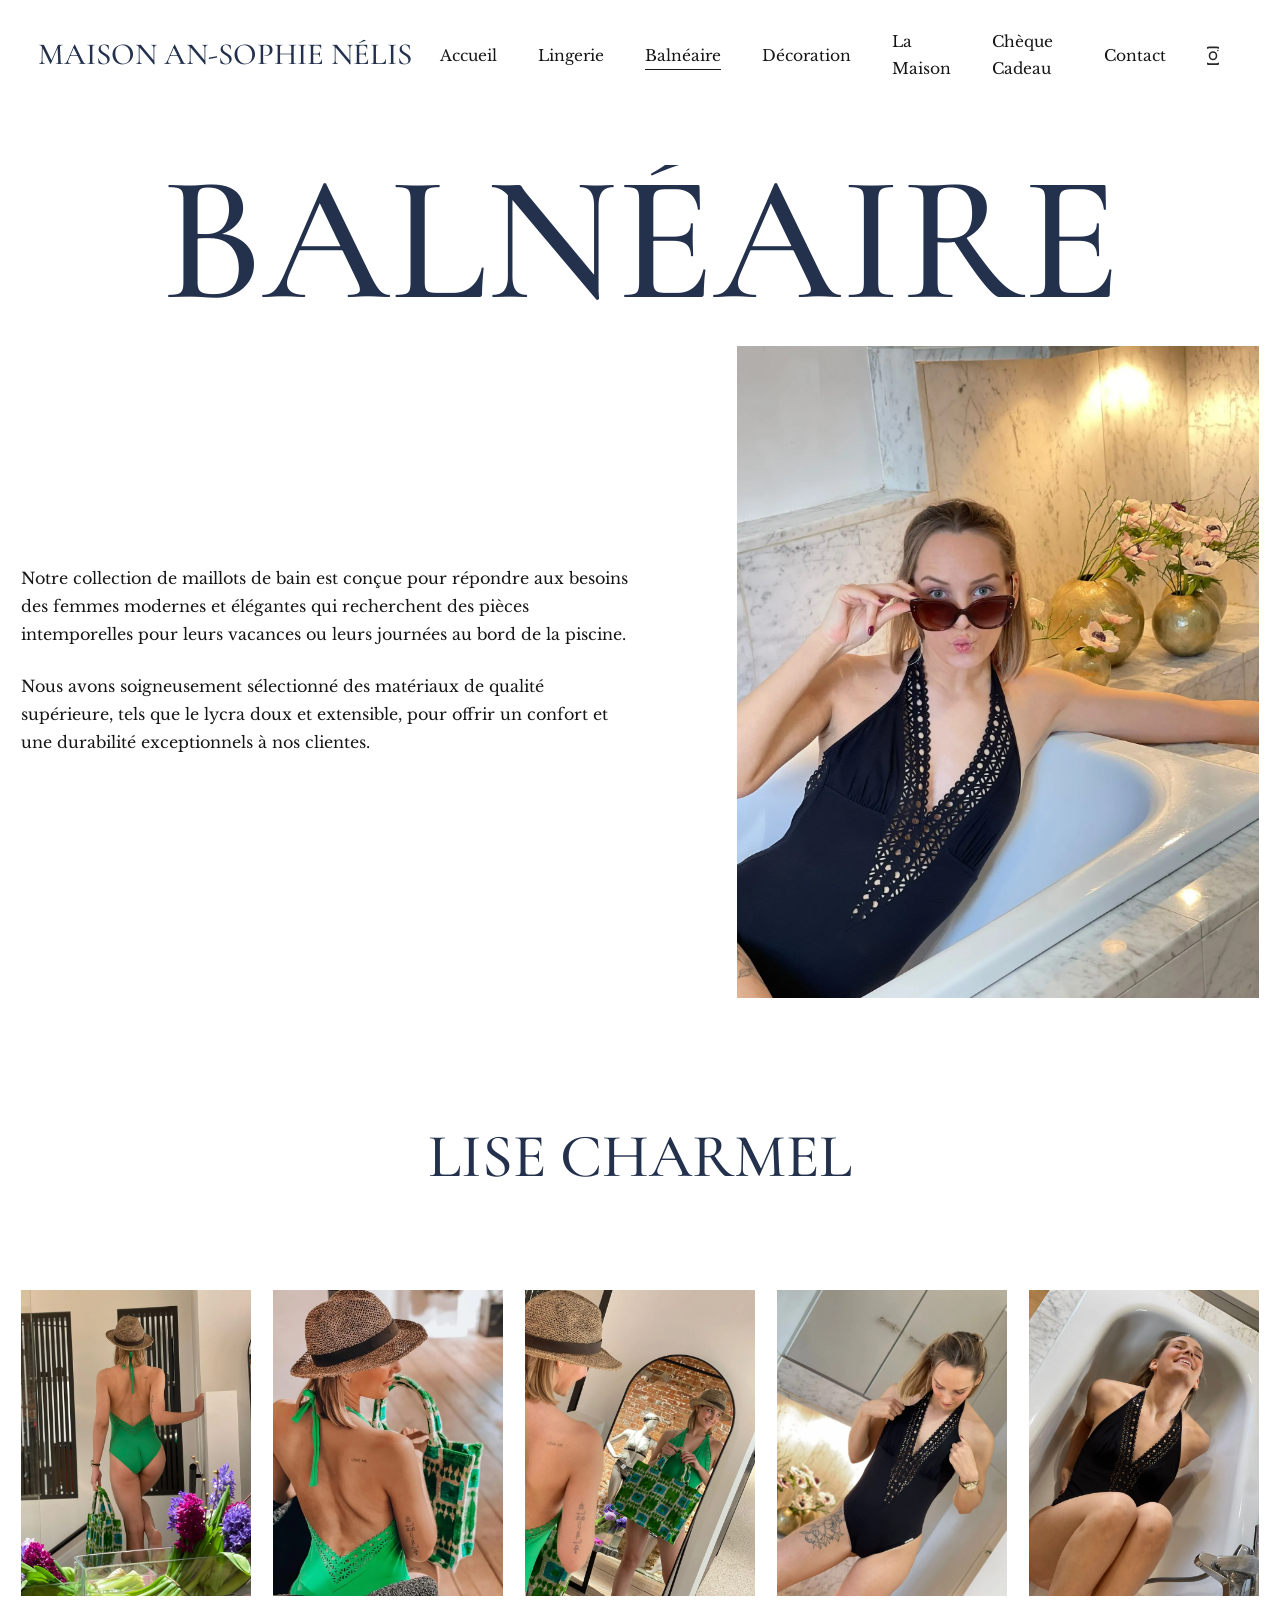
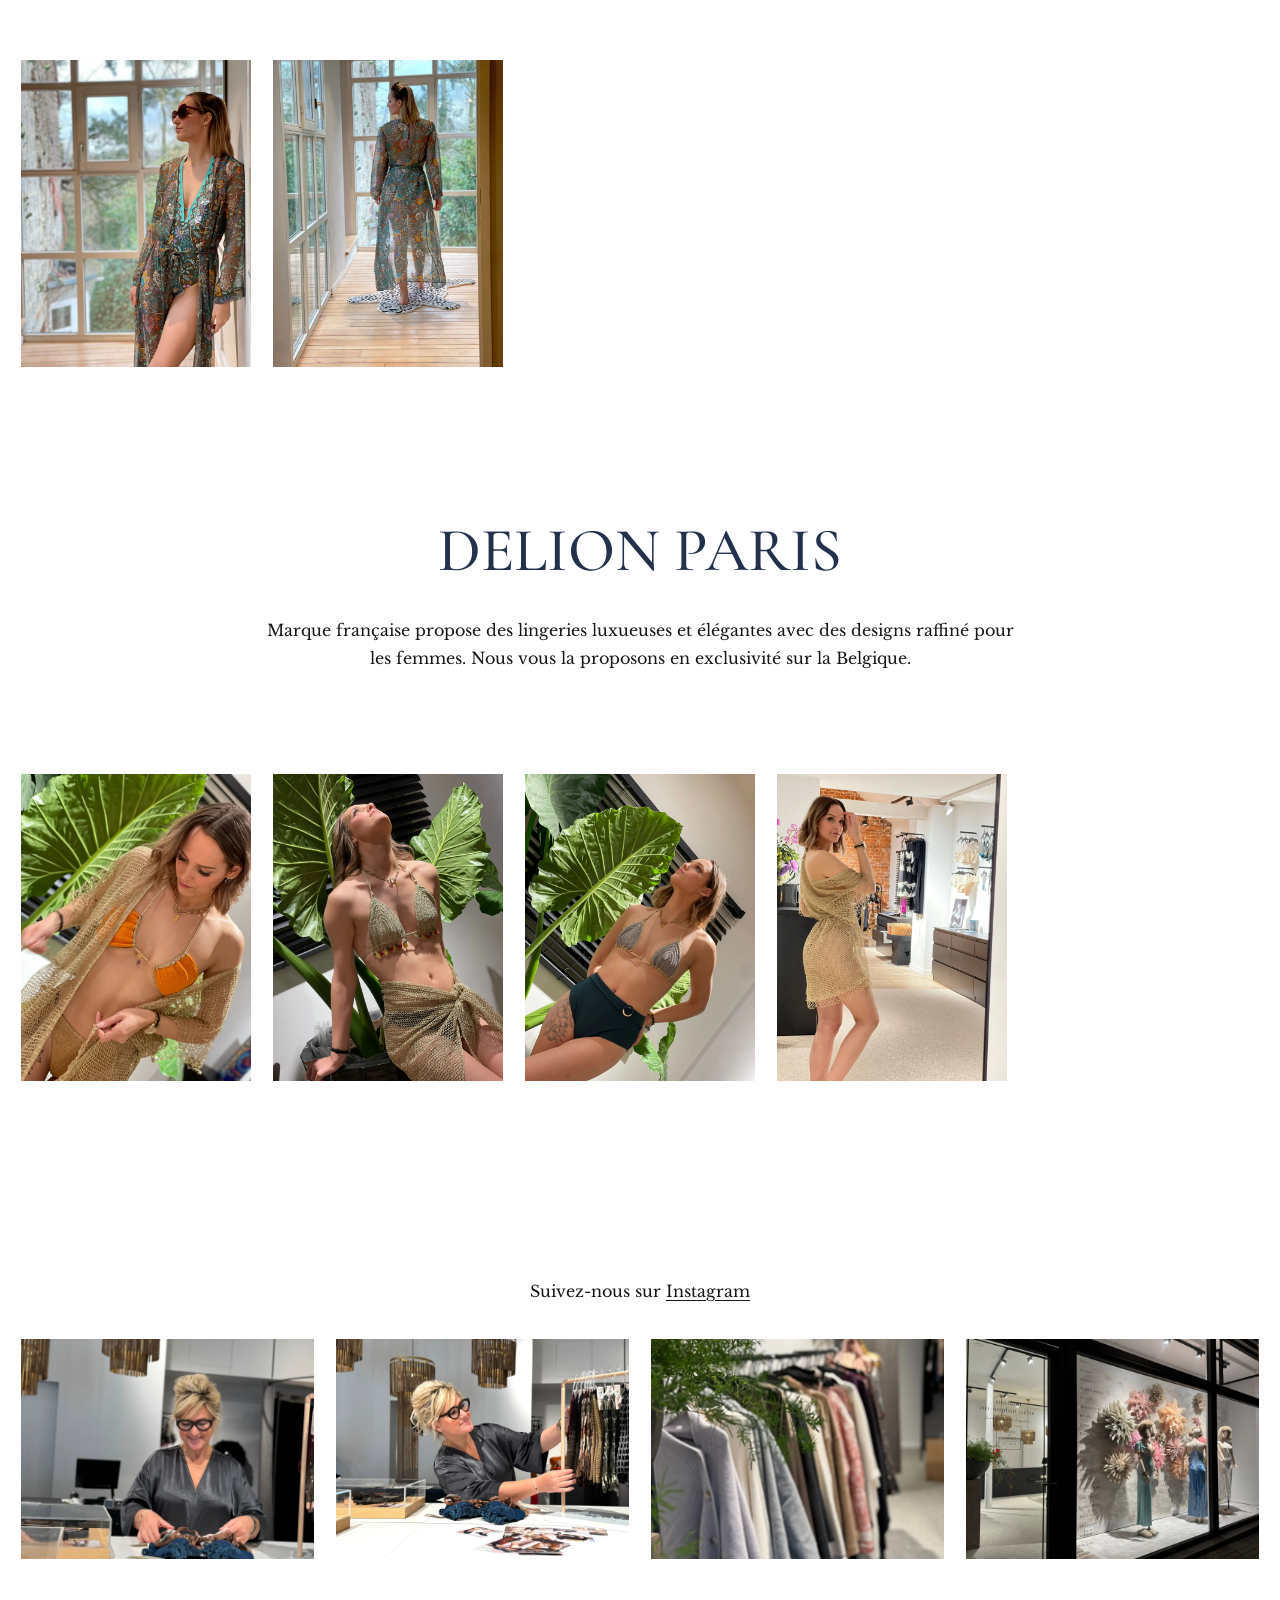
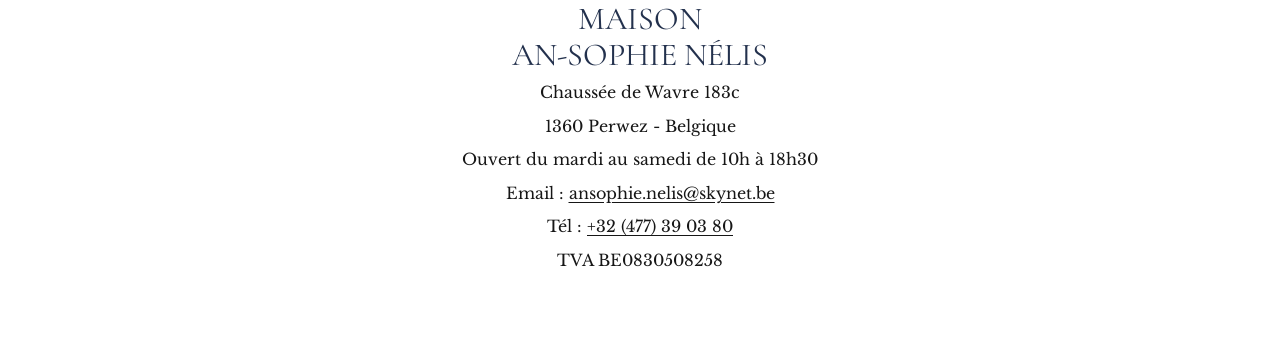
<file: balneaire.html>
<!doctype html>
<html lang="fr-BE">
<head>
  <meta charset="utf-8">
  <meta name="viewport" content="width=device-width, initial-scale=1">
  <title>Balnéaire | Maison An-Sophie Nélis</title>
  <meta name="description" content="Collection de maillots de bain haut de gamme à Perwez Brabant Wallon, sélectionnée pour le confort, la durabilité et l'élégance.">
  <link rel="preconnect" href="https://fonts.googleapis.com">
  <link rel="preconnect" href="https://fonts.gstatic.com" crossorigin>
  <link href="https://fonts.googleapis.com/css2?family=Cormorant+Garamond:wght@500&amp;family=Libre+Baskerville:wght@400;700&amp;display=swap" rel="stylesheet">
  <link rel="stylesheet" href="styles.css">
</head>
<body>
  <header class="site-header">
    <a class="brand" href="index.html">Maison An-Sophie Nélis</a>
    <button class="menu-toggle" type="button" aria-label="Ouvrir le menu" aria-expanded="false"><span></span></button>
    <nav class="nav" aria-label="Navigation principale">
      <a href="index.html">Accueil</a><a href="lingerie.html">Lingerie</a><a href="balneaire.html" aria-current="page">Balnéaire</a><a href="decoration.html">Décoration</a><a href="la-maison.html">La Maison</a><a href="cheque-cadeau.html">Chèque Cadeau</a><a href="contact.html">Contact</a><a class="instagram" href="https://www.instagram.com/maisonansophienelis/" aria-label="Instagram">◎</a>
    </nav>
  </header>
  <main>
    <h1 class="page-title">Balnéaire</h1>
    <section class="hero intro-grid">
      <div class="intro-copy">
        <p>Notre collection de maillots de bain est conçue pour répondre aux besoins des femmes modernes et élégantes qui recherchent des pièces intemporelles pour leurs vacances ou leurs journées au bord de la piscine.</p>
        <p>Nous avons soigneusement sélectionné des matériaux de qualité supérieure, tels que le lycra doux et extensible, pour offrir un confort et une durabilité exceptionnels à nos clientes.</p>
      </div>
      <img class="portrait-media" src="img/swim-1.webp" alt="Maillot de bain noir">
    </section>
    <section class="section">
      <article class="brand-section">
        <h2 class="section-title">Lise Charmel</h2>
        <div class="lingerie-gallery">
          <figure><img src="img/swim-2.webp" alt="Collection Lise Charmel"></figure>
          <figure><img src="img/swim-3.webp" alt="Collection Lise Charmel"></figure>
          <figure><img src="img/swim-4.webp" alt="Collection Lise Charmel"></figure>
          <figure><img src="img/swim-5.webp" alt="Collection Lise Charmel"></figure>
          <figure><img src="img/swim-6.webp" alt="Collection Lise Charmel"></figure>
          <figure><img src="img/swim-7.webp" alt="Collection Lise Charmel"></figure>
          <figure><img src="img/swim-8.webp" alt="Collection Lise Charmel"></figure>
        </div>
      </article>

      <article class="brand-section">
        <h2 class="section-title">Delion Paris</h2>
        <p>Marque française propose des lingeries luxueuses et élégantes avec des designs raffiné pour les femmes. Nous vous la proposons en exclusivité sur la Belgique.</p>
        <div class="lingerie-gallery">
          <figure><img src="img/swim-18.webp" alt="Collection Delion Paris"></figure>
          <figure><img src="img/swim-19.webp" alt="Collection Delion Paris"></figure>
          <figure><img src="img/swim-20.webp" alt="Collection Delion Paris"></figure>
          <figure><img src="img/swim-21.webp" alt="Collection Delion Paris"></figure>
        </div>
      </article>
    </section>
  </main>
  <footer class="footer">
    <div class="social-strip">Suivez-nous sur <a href="https://www.instagram.com/maisonansophienelis/">Instagram</a></div>
    <a href="https://www.instagram.com/maisonansophienelis/" target="_blank" rel="noopener" class="insta-link"><div class="insta-grid" aria-label="Aperçu Instagram"><img src="img/conseil-lingerie-boutique-perwez.webp" alt="Conseil lingerie en boutique à Perwez"><img src="img/selection-lingerie-maison-an-sophie-nelis.webp" alt="Sélection lingerie Maison An-Sophie Nélis"><img src="img/rayon-homewear-boutique-lingerie.webp" alt="Rayon homewear dans la boutique de lingerie"><img src="img/vitrine-maison-an-sophie-nelis-perwez.webp" alt="Vitrine Maison An-Sophie Nélis à Perwez"></div></a>
    <div class="footer-title">Maison<br>An-Sophie Nélis</div><p>Chaussée de Wavre 183c</p><p>1360 Perwez - Belgique</p><p>Ouvert du mardi au samedi de 10h à 18h30</p><p>Email : <a href="mailto:ansophie.nelis@skynet.be">ansophie.nelis@skynet.be</a></p><p>Tél : <a href="tel:+32477390380">+32 (477) 39 03 80</a></p><p>TVA BE0830508258</p>
  </footer>
  <script src="script.js"></script>
</body>
</html>
</file>
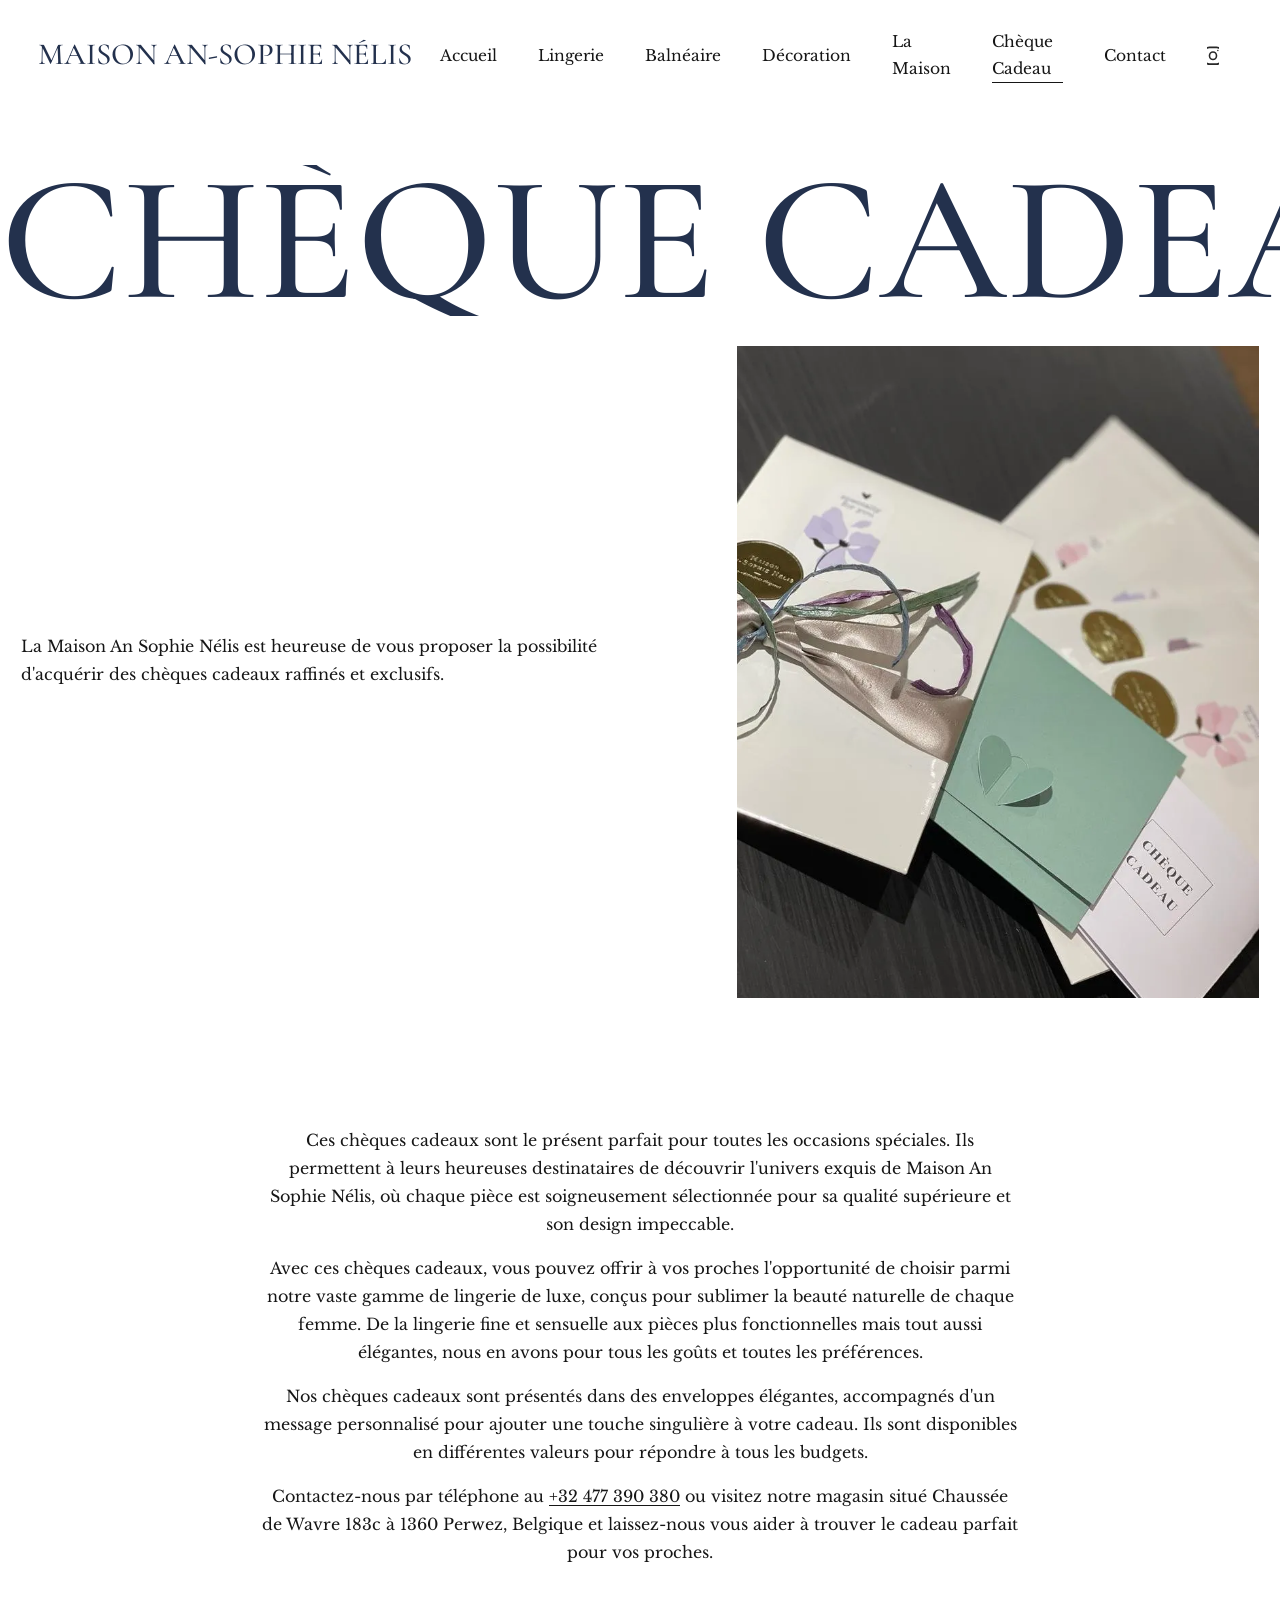
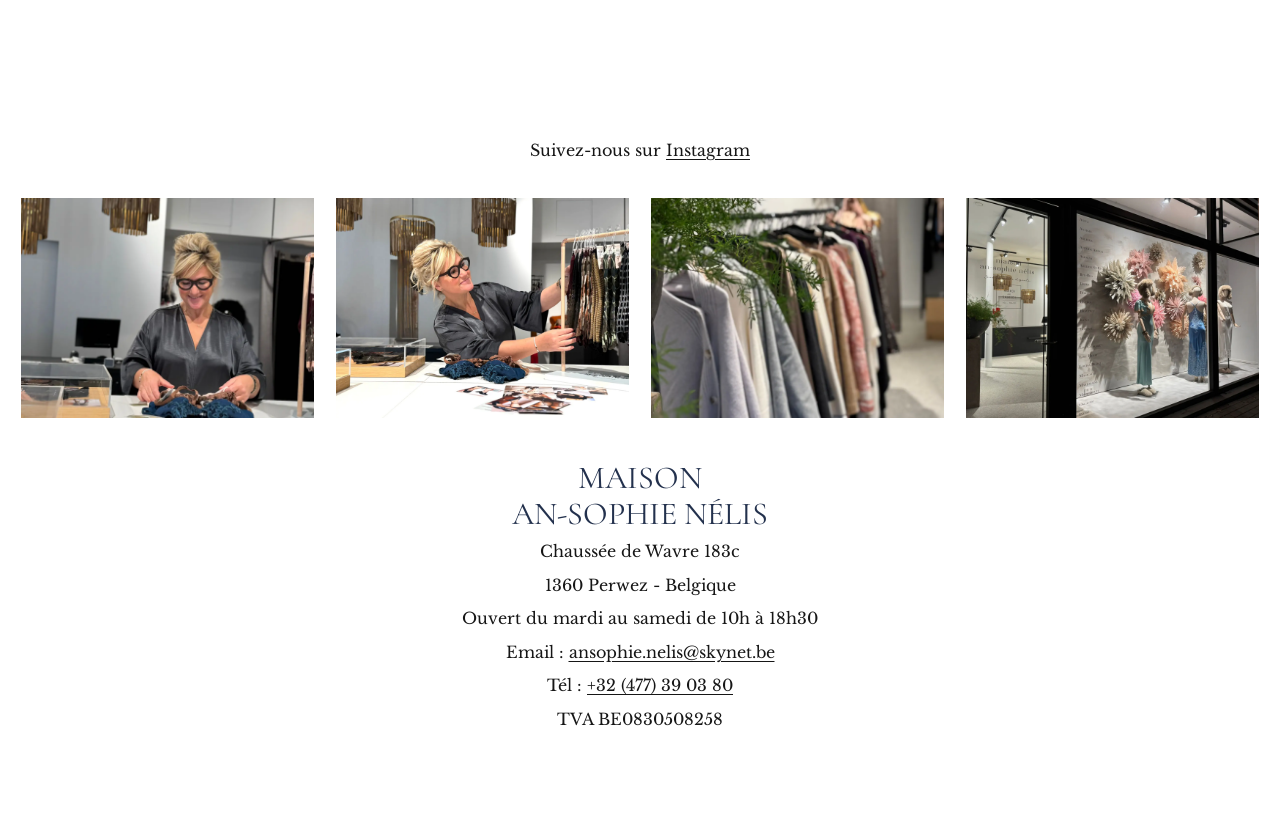
<file: cheque-cadeau.html>
<!doctype html>
<html lang="fr-BE">
<head>
  <meta charset="utf-8">
  <meta name="viewport" content="width=device-width, initial-scale=1">
  <title>Chèque cadeau | Maison An-Sophie Nélis</title>
  <meta name="description" content="Chèques cadeaux raffinés Maison An-Sophie Nélis, disponibles pour offrir une expérience lingerie haut de gamme à Perwez Brabant Wallon.">
  <link rel="preconnect" href="https://fonts.googleapis.com">
  <link rel="preconnect" href="https://fonts.gstatic.com" crossorigin>
  <link href="https://fonts.googleapis.com/css2?family=Cormorant+Garamond:wght@500&amp;family=Libre+Baskerville:wght@400;700&amp;display=swap" rel="stylesheet">
  <link rel="stylesheet" href="styles.css">
</head>
<body>
  <header class="site-header">
    <a class="brand" href="index.html">Maison An-Sophie Nélis</a>
    <button class="menu-toggle" type="button" aria-label="Ouvrir le menu" aria-expanded="false"><span></span></button>
    <nav class="nav" aria-label="Navigation principale">
      <a href="index.html">Accueil</a><a href="lingerie.html">Lingerie</a><a href="balneaire.html">Balnéaire</a><a href="decoration.html">Décoration</a><a href="la-maison.html">La Maison</a><a href="cheque-cadeau.html" aria-current="page">Chèque Cadeau</a><a href="contact.html">Contact</a><a class="instagram" href="https://www.instagram.com/maisonansophienelis/" aria-label="Instagram">◎</a>
    </nav>
  </header>
  <main>
    <h1 class="page-title">Chèque Cadeau</h1>
    <section class="hero intro-grid">
      <div class="intro-copy">
        <p>La Maison An Sophie Nélis est heureuse de vous proposer la possibilité d'acquérir des chèques cadeaux raffinés et exclusifs.</p>
      </div>
      <img class="portrait-media" src="img/gift-1.webp" alt="Chèque cadeau Maison An-Sophie Nélis">
    </section>
    <section class="section-narrow">
      <p>Ces chèques cadeaux sont le présent parfait pour toutes les occasions spéciales. Ils permettent à leurs heureuses destinataires de découvrir l'univers exquis de Maison An Sophie Nélis, où chaque pièce est soigneusement sélectionnée pour sa qualité supérieure et son design impeccable.</p>
      <p>Avec ces chèques cadeaux, vous pouvez offrir à vos proches l'opportunité de choisir parmi notre vaste gamme de lingerie de luxe, conçus pour sublimer la beauté naturelle de chaque femme. De la lingerie fine et sensuelle aux pièces plus fonctionnelles mais tout aussi élégantes, nous en avons pour tous les goûts et toutes les préférences.</p>
      <p>Nos chèques cadeaux sont présentés dans des enveloppes élégantes, accompagnés d'un message personnalisé pour ajouter une touche singulière à votre cadeau. Ils sont disponibles en différentes valeurs pour répondre à tous les budgets.</p>
      <p>Contactez-nous par téléphone au <a href="tel:+32477390380">+32 477 390 380</a> ou visitez notre magasin situé Chaussée de Wavre 183c à 1360 Perwez, Belgique et laissez-nous vous aider à trouver le cadeau parfait pour vos proches.</p>
    </section>
  </main>
  <footer class="footer">
    <div class="social-strip">Suivez-nous sur <a href="https://www.instagram.com/maisonansophienelis/">Instagram</a></div>
    <a href="https://www.instagram.com/maisonansophienelis/" target="_blank" rel="noopener" class="insta-link"><div class="insta-grid" aria-label="Aperçu Instagram"><img src="img/conseil-lingerie-boutique-perwez.webp" alt="Conseil lingerie en boutique à Perwez"><img src="img/selection-lingerie-maison-an-sophie-nelis.webp" alt="Sélection lingerie Maison An-Sophie Nélis"><img src="img/rayon-homewear-boutique-lingerie.webp" alt="Rayon homewear dans la boutique de lingerie"><img src="img/vitrine-maison-an-sophie-nelis-perwez.webp" alt="Vitrine Maison An-Sophie Nélis à Perwez"></div></a>
    <div class="footer-title">Maison<br>An-Sophie Nélis</div><p>Chaussée de Wavre 183c</p><p>1360 Perwez - Belgique</p><p>Ouvert du mardi au samedi de 10h à 18h30</p><p>Email : <a href="mailto:ansophie.nelis@skynet.be">ansophie.nelis@skynet.be</a></p><p>Tél : <a href="tel:+32477390380">+32 (477) 39 03 80</a></p><p>TVA BE0830508258</p>
  </footer>
  <script src="script.js"></script>
</body>
</html>
</file>
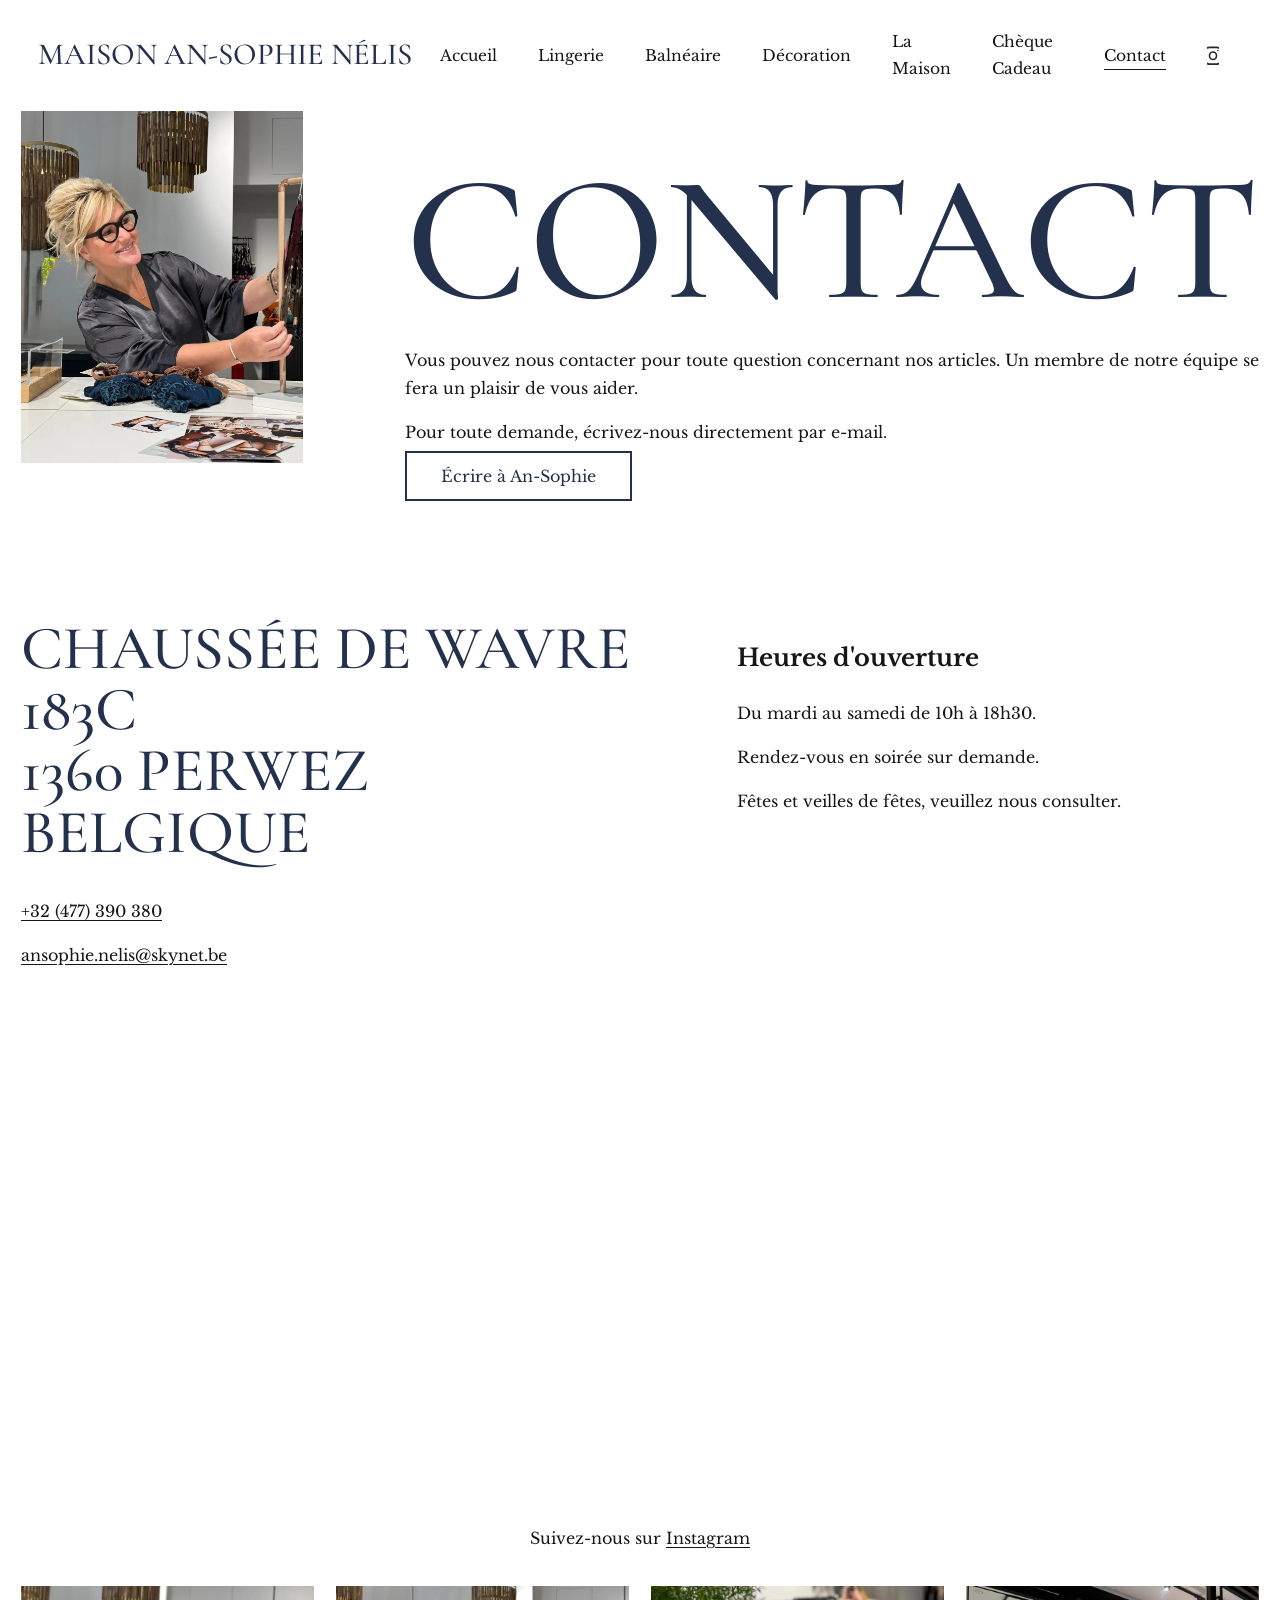
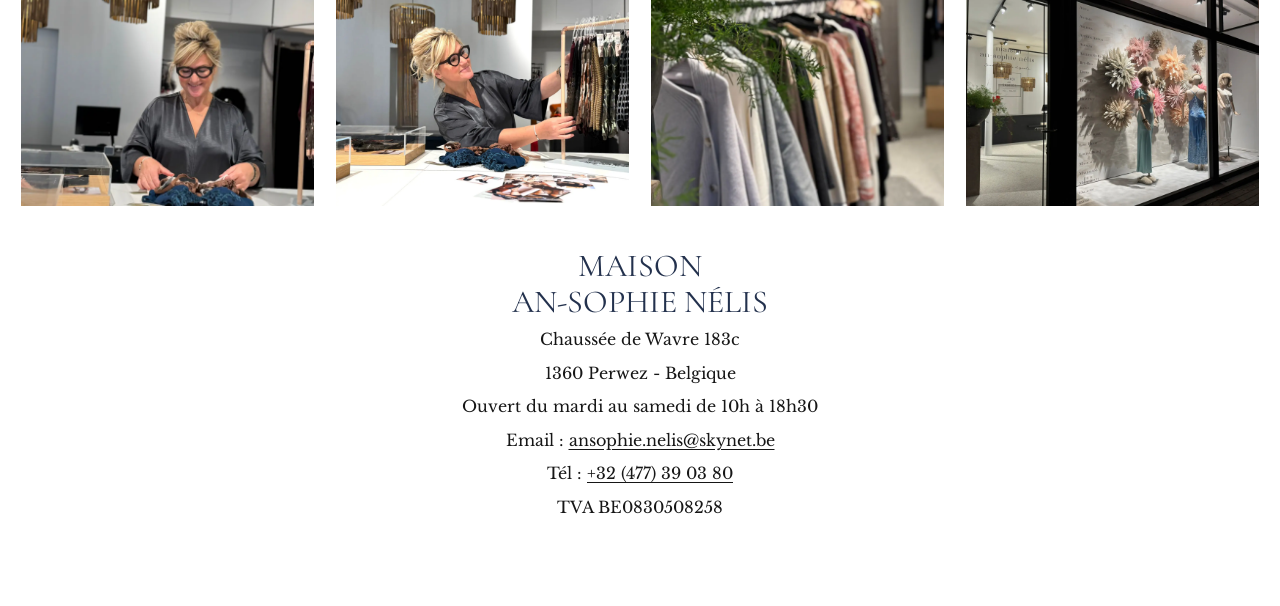
<file: contact.html>
<!doctype html>
<html lang="fr-BE">
<head>
  <meta charset="utf-8">
  <meta name="viewport" content="width=device-width, initial-scale=1">
  <title>Contact | Maison An-Sophie Nélis</title>
  <meta name="description" content="Contactez Maison An-Sophie Nélis à Perwez Brabant Wallon. Chaussée de Wavre 183c, 1360 Perwez, Belgique. Horaires et formulaire de contact.">
  <link rel="preconnect" href="https://fonts.googleapis.com">
  <link rel="preconnect" href="https://fonts.gstatic.com" crossorigin>
  <link href="https://fonts.googleapis.com/css2?family=Cormorant+Garamond:wght@500&amp;family=Libre+Baskerville:wght@400;700&amp;display=swap" rel="stylesheet">
  <link rel="stylesheet" href="styles.css">
</head>
<body>
  <header class="site-header">
    <a class="brand" href="index.html">Maison An-Sophie Nélis</a>
    <button class="menu-toggle" type="button" aria-label="Ouvrir le menu" aria-expanded="false"><span></span></button>
    <nav class="nav" aria-label="Navigation principale">
      <a href="index.html">Accueil</a><a href="lingerie.html">Lingerie</a><a href="balneaire.html">Balnéaire</a><a href="decoration.html">Décoration</a><a href="la-maison.html">La Maison</a><a href="cheque-cadeau.html">Chèque Cadeau</a><a href="contact.html" aria-current="page">Contact</a><a class="instagram" href="https://www.instagram.com/maisonansophienelis/" aria-label="Instagram">◎</a>
    </nav>
  </header>
  <main>
    <section class="hero contact-layout">
      <img class="portrait-media" src="img/conseil-personnalise-lingerie-perwez.webp" alt="Conseil personnalisé lingerie Maison An-Sophie Nélis à Perwez">
      <div>
        <h1 class="page-title">Contact</h1>
        <p>Vous pouvez nous contacter pour toute question concernant nos articles. Un membre de notre équipe se fera un plaisir de vous aider.</p>
        <p>Pour toute demande, écrivez-nous directement par e-mail.</p>
        <a class="button" href="mailto:ansophie.nelis@skynet.be">Écrire à An-Sophie</a>
      </div>
    </section>
    <section class="section contact-layout">
      <div>
        <h2 class="section-title" style="text-align:left">Chaussée de Wavre 183c<br>1360 Perwez<br>Belgique</h2>
        <p><a href="tel:+32477390380">+32 (477) 390 380</a></p>
        <p><a href="mailto:ansophie.nelis@skynet.be">ansophie.nelis@skynet.be</a></p>
      </div>
      <div>
        <h2>Heures d'ouverture</h2>
        <p>Du mardi au samedi de 10h à 18h30.</p>
        <p>Rendez-vous en soirée sur demande.</p>
        <p>Fêtes et veilles de fêtes, veuillez nous consulter.</p>
      </div>
    </section>
    <iframe class="map" title="Carte Maison An-Sophie Nélis" loading="lazy" src="https://www.google.com/maps?q=Chauss%C3%A9e%20de%20Wavre%20183c%201360%20Perwez%20Belgique&amp;output=embed"></iframe>
  </main>
  <footer class="footer">
    <div class="social-strip">Suivez-nous sur <a href="https://www.instagram.com/maisonansophienelis/">Instagram</a></div>
    <a href="https://www.instagram.com/maisonansophienelis/" target="_blank" rel="noopener" class="insta-link"><div class="insta-grid" aria-label="Aperçu Instagram"><img src="img/conseil-lingerie-boutique-perwez.webp" alt="Conseil lingerie en boutique à Perwez"><img src="img/selection-lingerie-maison-an-sophie-nelis.webp" alt="Sélection lingerie Maison An-Sophie Nélis"><img src="img/rayon-homewear-boutique-lingerie.webp" alt="Rayon homewear dans la boutique de lingerie"><img src="img/vitrine-maison-an-sophie-nelis-perwez.webp" alt="Vitrine Maison An-Sophie Nélis à Perwez"></div></a>
    <div class="footer-title">Maison<br>An-Sophie Nélis</div><p>Chaussée de Wavre 183c</p><p>1360 Perwez - Belgique</p><p>Ouvert du mardi au samedi de 10h à 18h30</p><p>Email : <a href="mailto:ansophie.nelis@skynet.be">ansophie.nelis@skynet.be</a></p><p>Tél : <a href="tel:+32477390380">+32 (477) 39 03 80</a></p><p>TVA BE0830508258</p>
  </footer>
  <script src="script.js"></script>
</body>
</html>
</file>
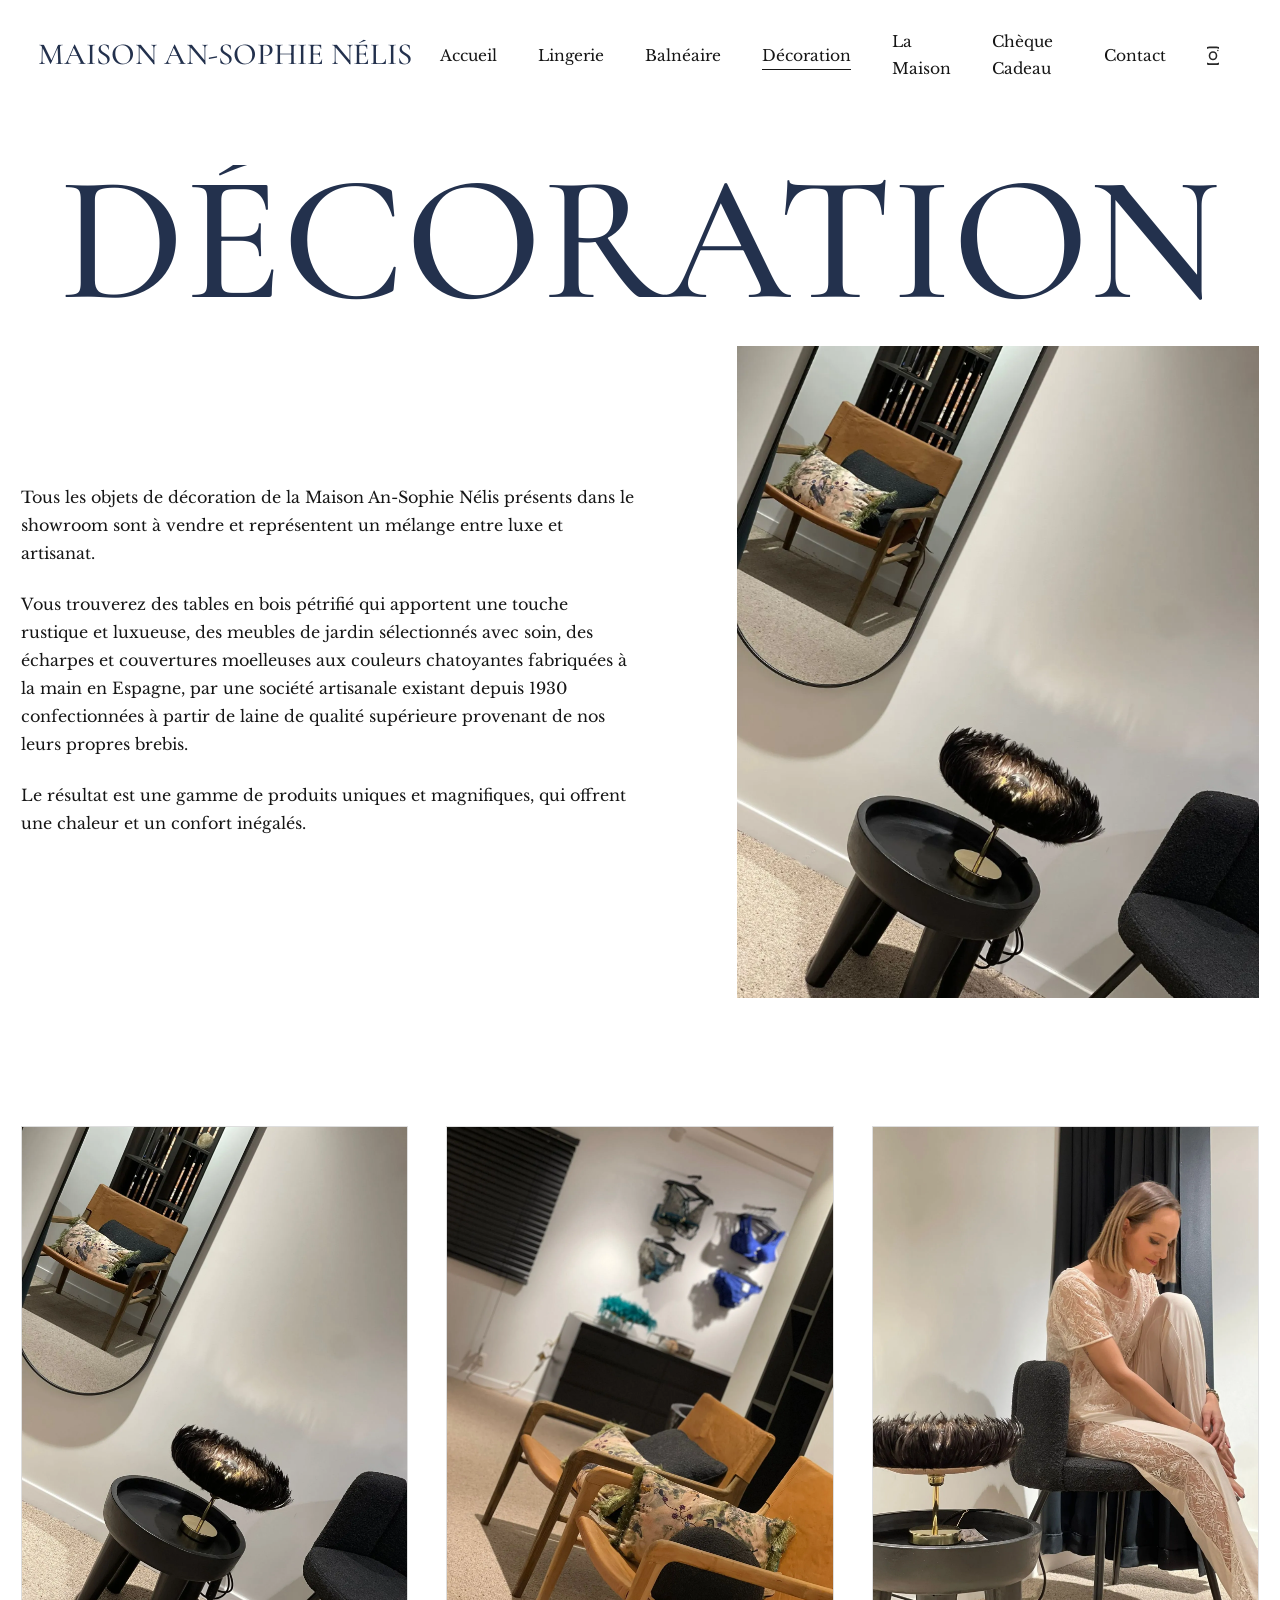
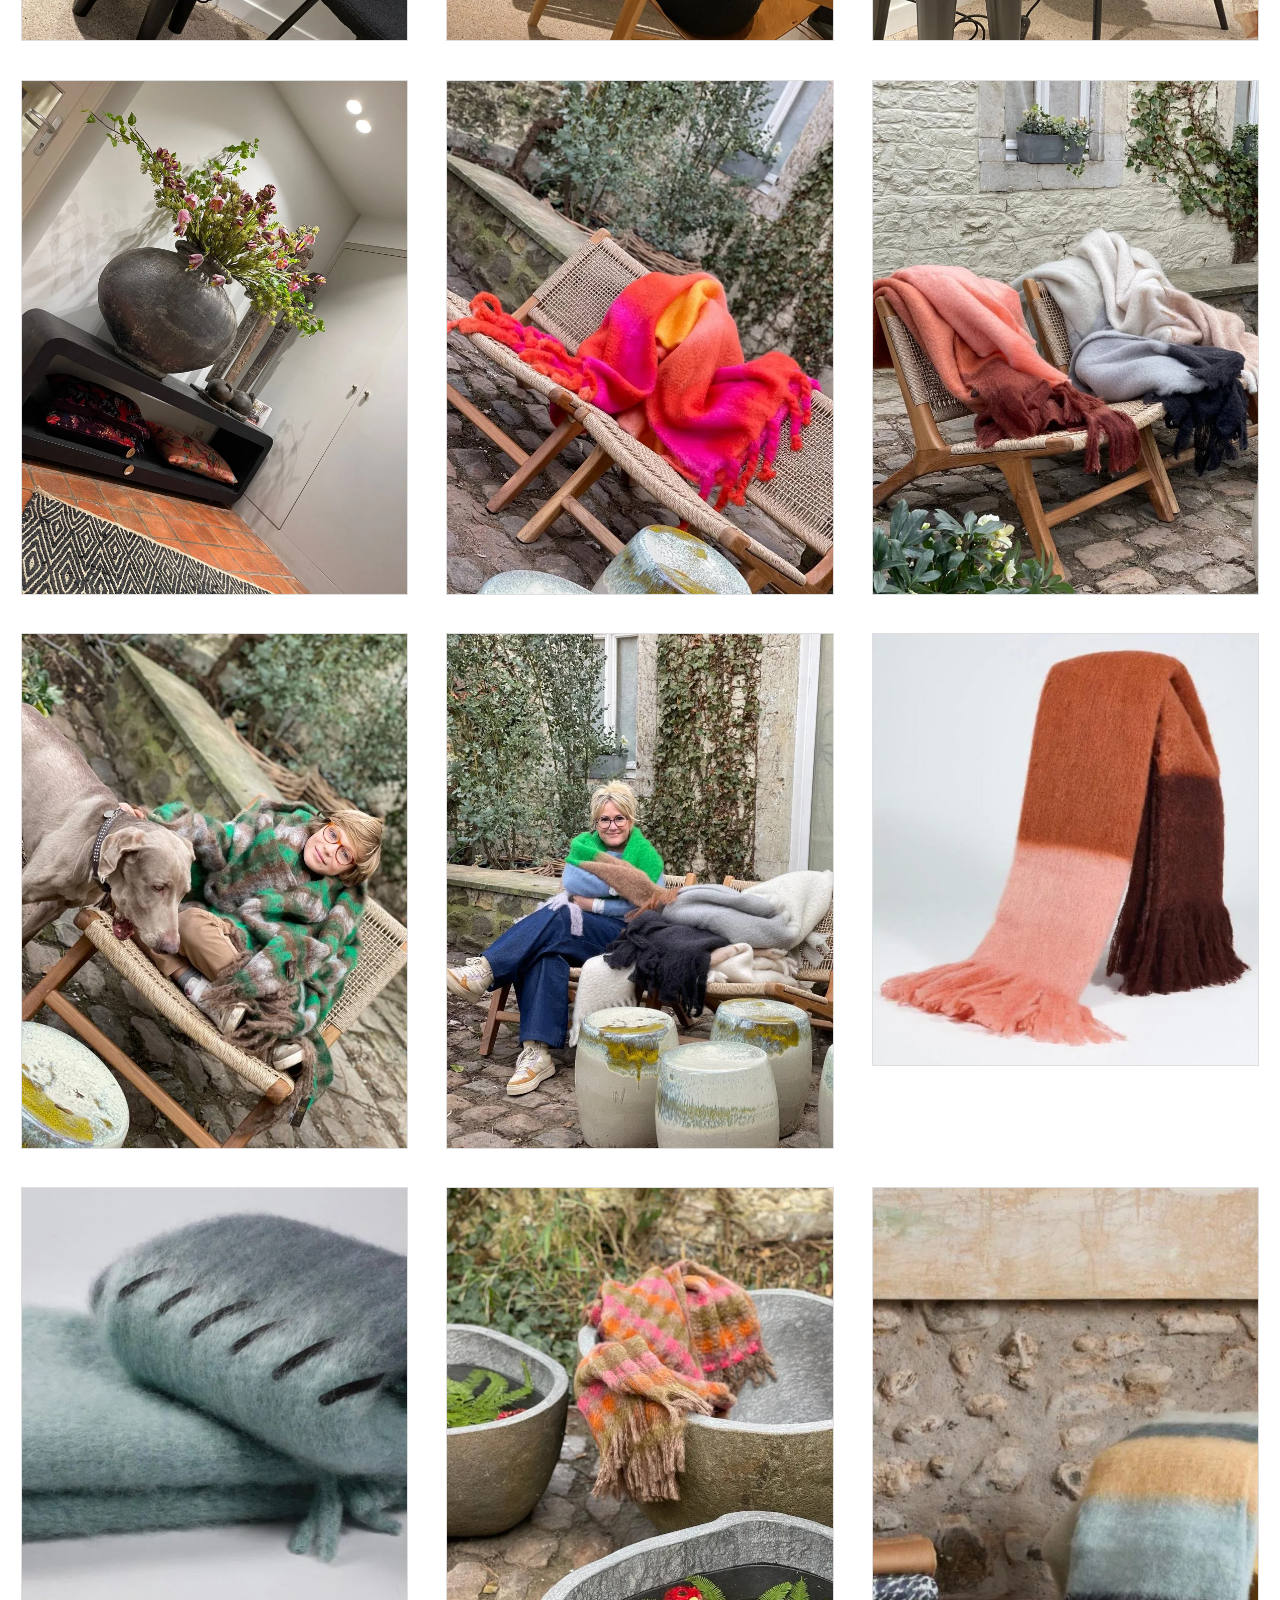
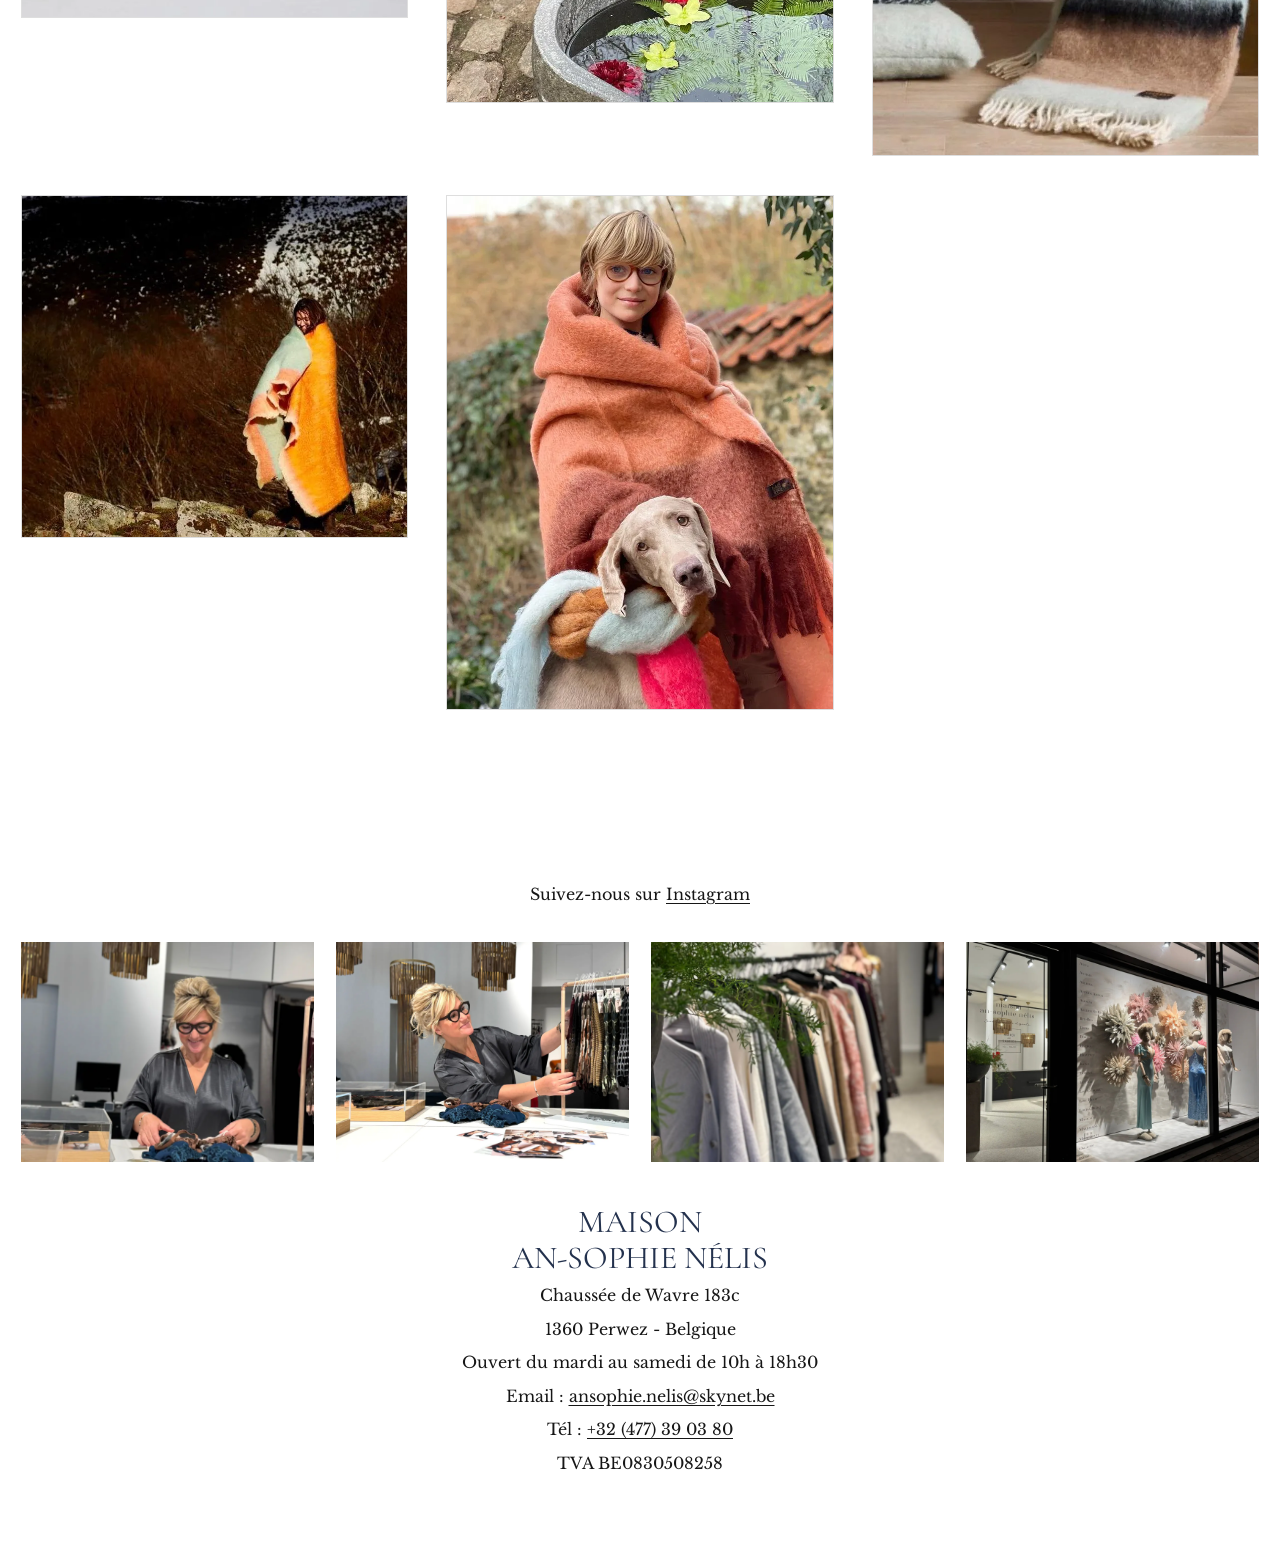
<file: decoration.html>
<!doctype html>
<html lang="fr-BE">
<head>
  <meta charset="utf-8">
  <meta name="viewport" content="width=device-width, initial-scale=1">
  <title>Décoration | Maison An-Sophie Nélis</title>
  <meta name="description" content="Objets de décoration, tables, meubles de jardin, écharpes et couvertures sélectionnés avec soin à la Maison An-Sophie Nélis.">
  <link rel="preconnect" href="https://fonts.googleapis.com">
  <link rel="preconnect" href="https://fonts.gstatic.com" crossorigin>
  <link href="https://fonts.googleapis.com/css2?family=Cormorant+Garamond:wght@500&amp;family=Libre+Baskerville:wght@400;700&amp;display=swap" rel="stylesheet">
  <link rel="stylesheet" href="styles.css">
</head>
<body>
  <header class="site-header">
    <a class="brand" href="index.html">Maison An-Sophie Nélis</a>
    <button class="menu-toggle" type="button" aria-label="Ouvrir le menu" aria-expanded="false"><span></span></button>
    <nav class="nav" aria-label="Navigation principale">
      <a href="index.html">Accueil</a><a href="lingerie.html">Lingerie</a><a href="balneaire.html">Balnéaire</a><a href="decoration.html" aria-current="page">Décoration</a><a href="la-maison.html">La Maison</a><a href="cheque-cadeau.html">Chèque Cadeau</a><a href="contact.html">Contact</a><a class="instagram" href="https://www.instagram.com/maisonansophienelis/" aria-label="Instagram">◎</a>
    </nav>
  </header>
  <main>
    <h1 class="page-title">Décoration</h1>
    <section class="hero intro-grid">
      <div class="intro-copy">
        <p>Tous les objets de décoration de la Maison An-Sophie Nélis présents dans le showroom sont à vendre et représentent un mélange entre luxe et artisanat.</p>
        <p>Vous trouverez des tables en bois pétrifié qui apportent une touche rustique et luxueuse, des meubles de jardin sélectionnés avec soin, des écharpes et couvertures moelleuses aux couleurs chatoyantes fabriquées à la main en Espagne, par une société artisanale existant depuis 1930 confectionnées à partir de laine de qualité supérieure provenant de nos leurs propres brebis.</p>
        <p>Le résultat est une gamme de produits uniques et magnifiques, qui offrent une chaleur et un confort inégalés.</p>
      </div>
      <img class="portrait-media" src="img/deco-1.webp" alt="Décoration et fauteuil dans le showroom">
    </section>
    <section class="section">
      <div class="gallery mosaic">
        <div class="tile"><img src="img/deco-1.webp" alt="Décoration intérieure"></div>
        <div class="tile"><img src="img/deco-2.webp" alt="Décoration Maison An-Sophie Nélis"></div>
        <div class="tile"><img src="img/deco-3.webp" alt="Objets de décoration"></div>
        <div class="tile"><img src="img/deco-4.webp" alt="Showroom décoration"></div>
        <div class="tile"><img src="img/deco-5.webp" alt="Décoration artisanale"></div>
        <div class="tile"><img src="img/deco-6.webp" alt="Détails décoration"></div>
        <div class="tile"><img src="img/deco-7.webp" alt="Objets de décoration Maison An-Sophie Nélis"></div>
        <div class="tile"><img src="img/deco-8.webp" alt="Décoration luxe"></div>
        <div class="tile"><img src="img/deco-9.webp" alt="Détail décoration"></div>
        <div class="tile"><img src="img/deco-10.webp" alt="Décoration raffinée"></div>
        <div class="tile"><img src="img/deco-11.webp" alt="Ambiance décoration"></div>
        <div class="tile"><img src="img/deco-12.webp" alt="Sélection décoration"></div>
        <div class="tile"><img src="img/deco-13.webp" alt="Artisanat et décoration"></div>
        <div class="tile"><img src="img/deco-14.webp" alt="Showroom décoration Maison An-Sophie Nélis"></div>
      </div>
    </section>
  </main>
  <footer class="footer">
    <div class="social-strip">Suivez-nous sur <a href="https://www.instagram.com/maisonansophienelis/">Instagram</a></div>
    <a href="https://www.instagram.com/maisonansophienelis/" target="_blank" rel="noopener" class="insta-link"><div class="insta-grid" aria-label="Aperçu Instagram"><img src="img/conseil-lingerie-boutique-perwez.webp" alt="Conseil lingerie en boutique à Perwez"><img src="img/selection-lingerie-maison-an-sophie-nelis.webp" alt="Sélection lingerie Maison An-Sophie Nélis"><img src="img/rayon-homewear-boutique-lingerie.webp" alt="Rayon homewear dans la boutique de lingerie"><img src="img/vitrine-maison-an-sophie-nelis-perwez.webp" alt="Vitrine Maison An-Sophie Nélis à Perwez"></div></a>
    <div class="footer-title">Maison<br>An-Sophie Nélis</div><p>Chaussée de Wavre 183c</p><p>1360 Perwez - Belgique</p><p>Ouvert du mardi au samedi de 10h à 18h30</p><p>Email : <a href="mailto:ansophie.nelis@skynet.be">ansophie.nelis@skynet.be</a></p><p>Tél : <a href="tel:+32477390380">+32 (477) 39 03 80</a></p><p>TVA BE0830508258</p>
  </footer>
  <script src="script.js"></script>
</body>
</html>
</file>
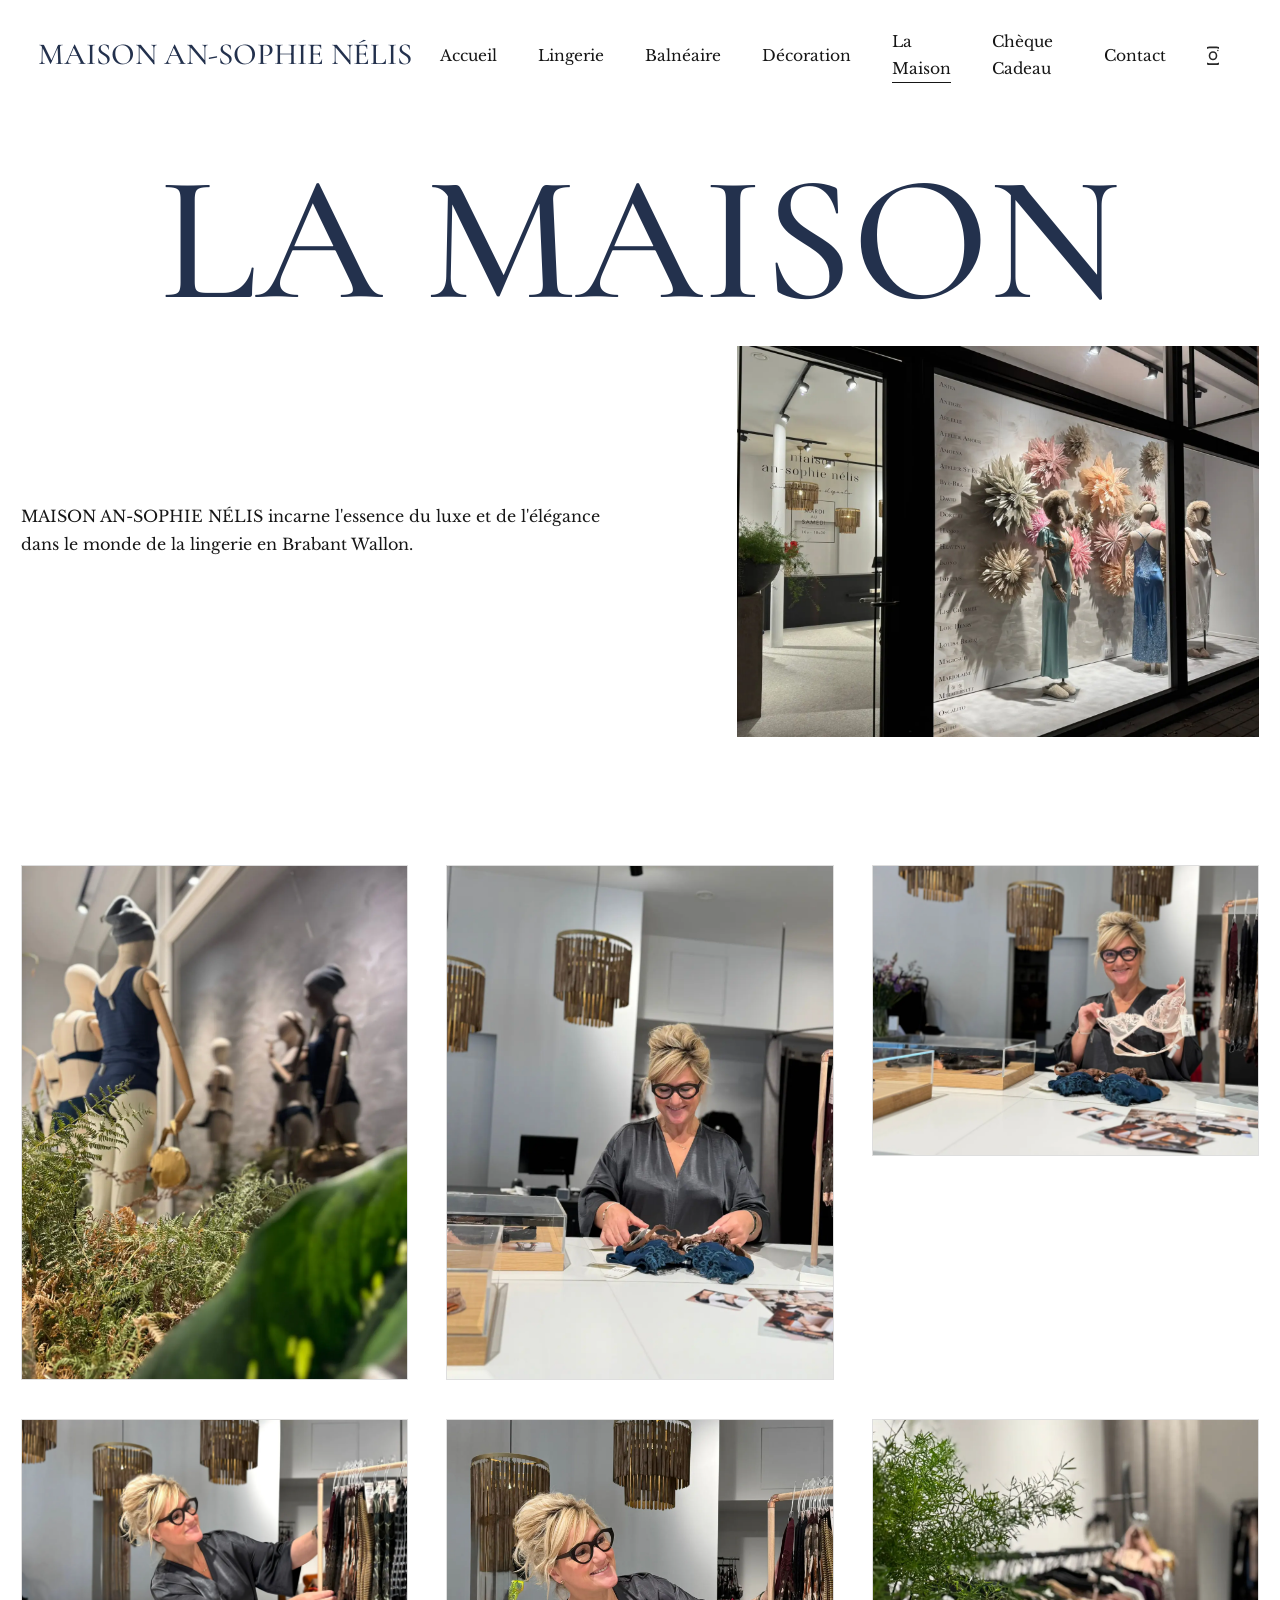
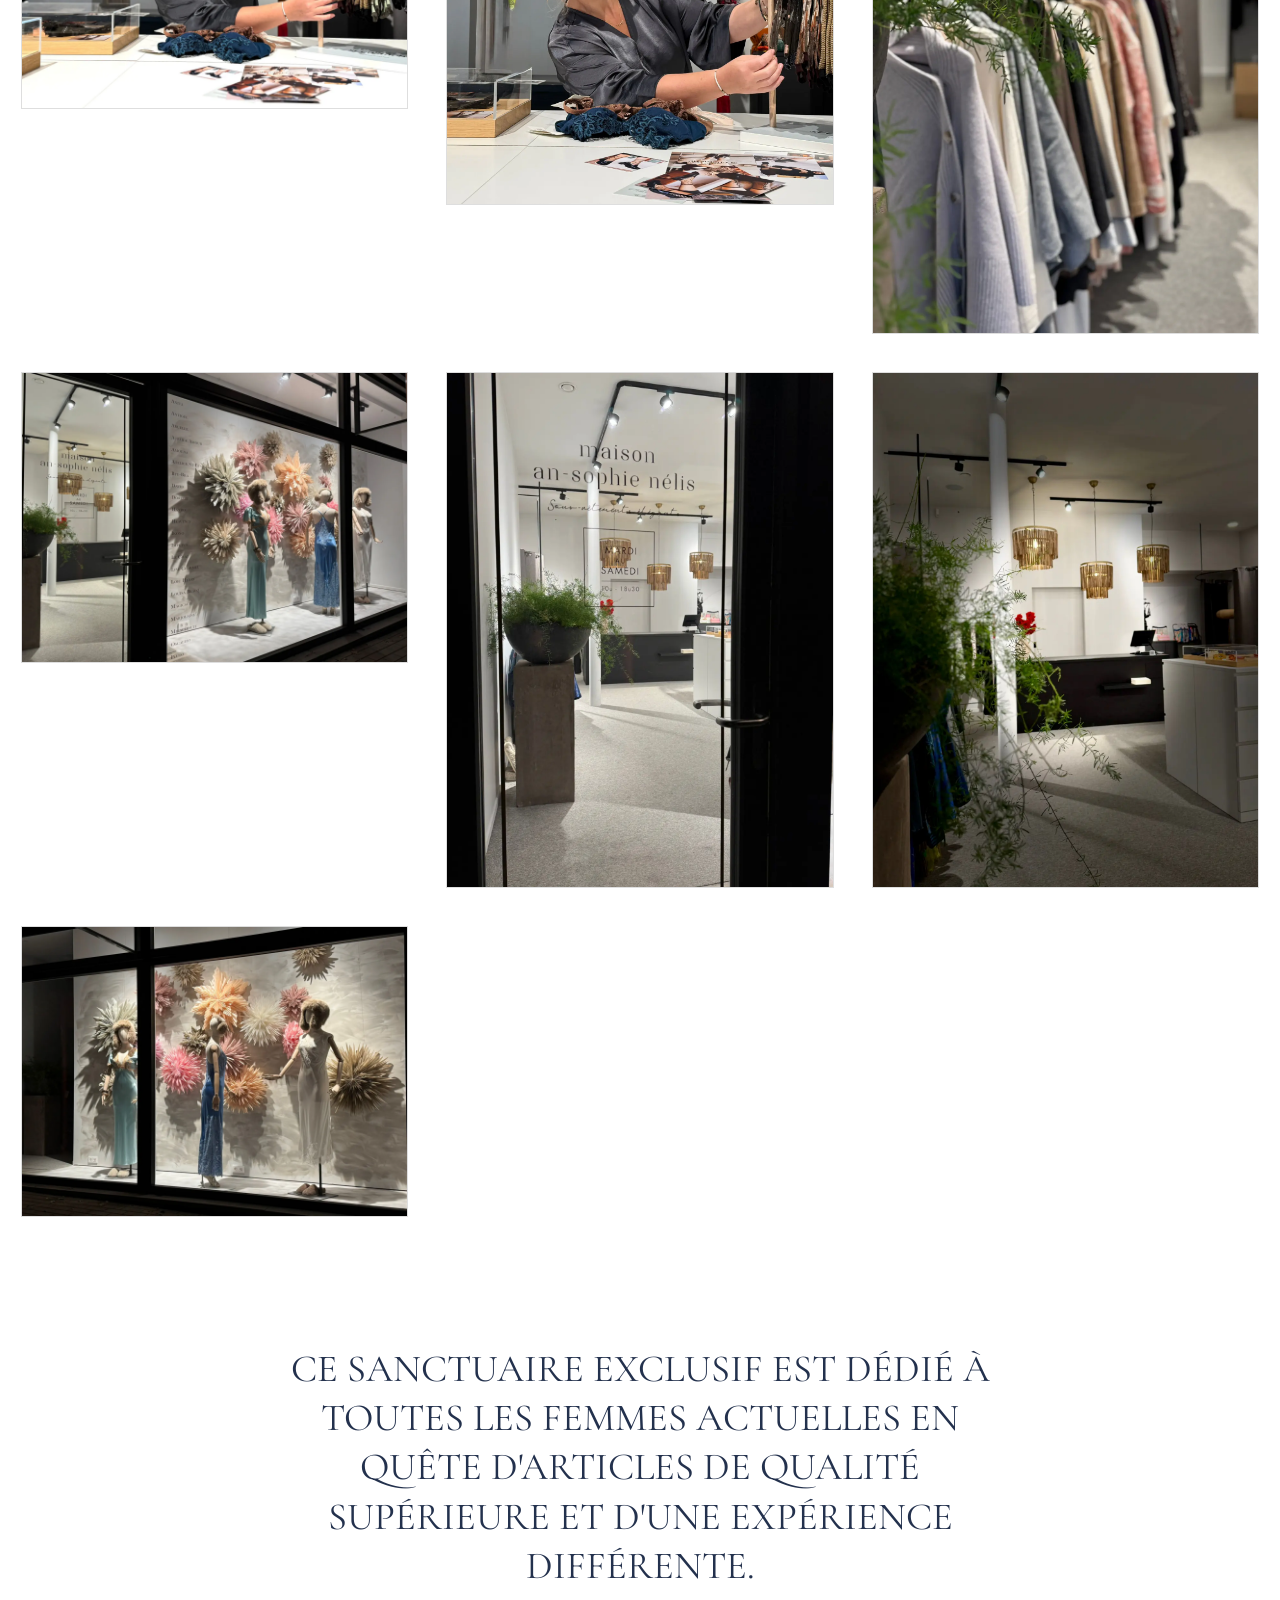
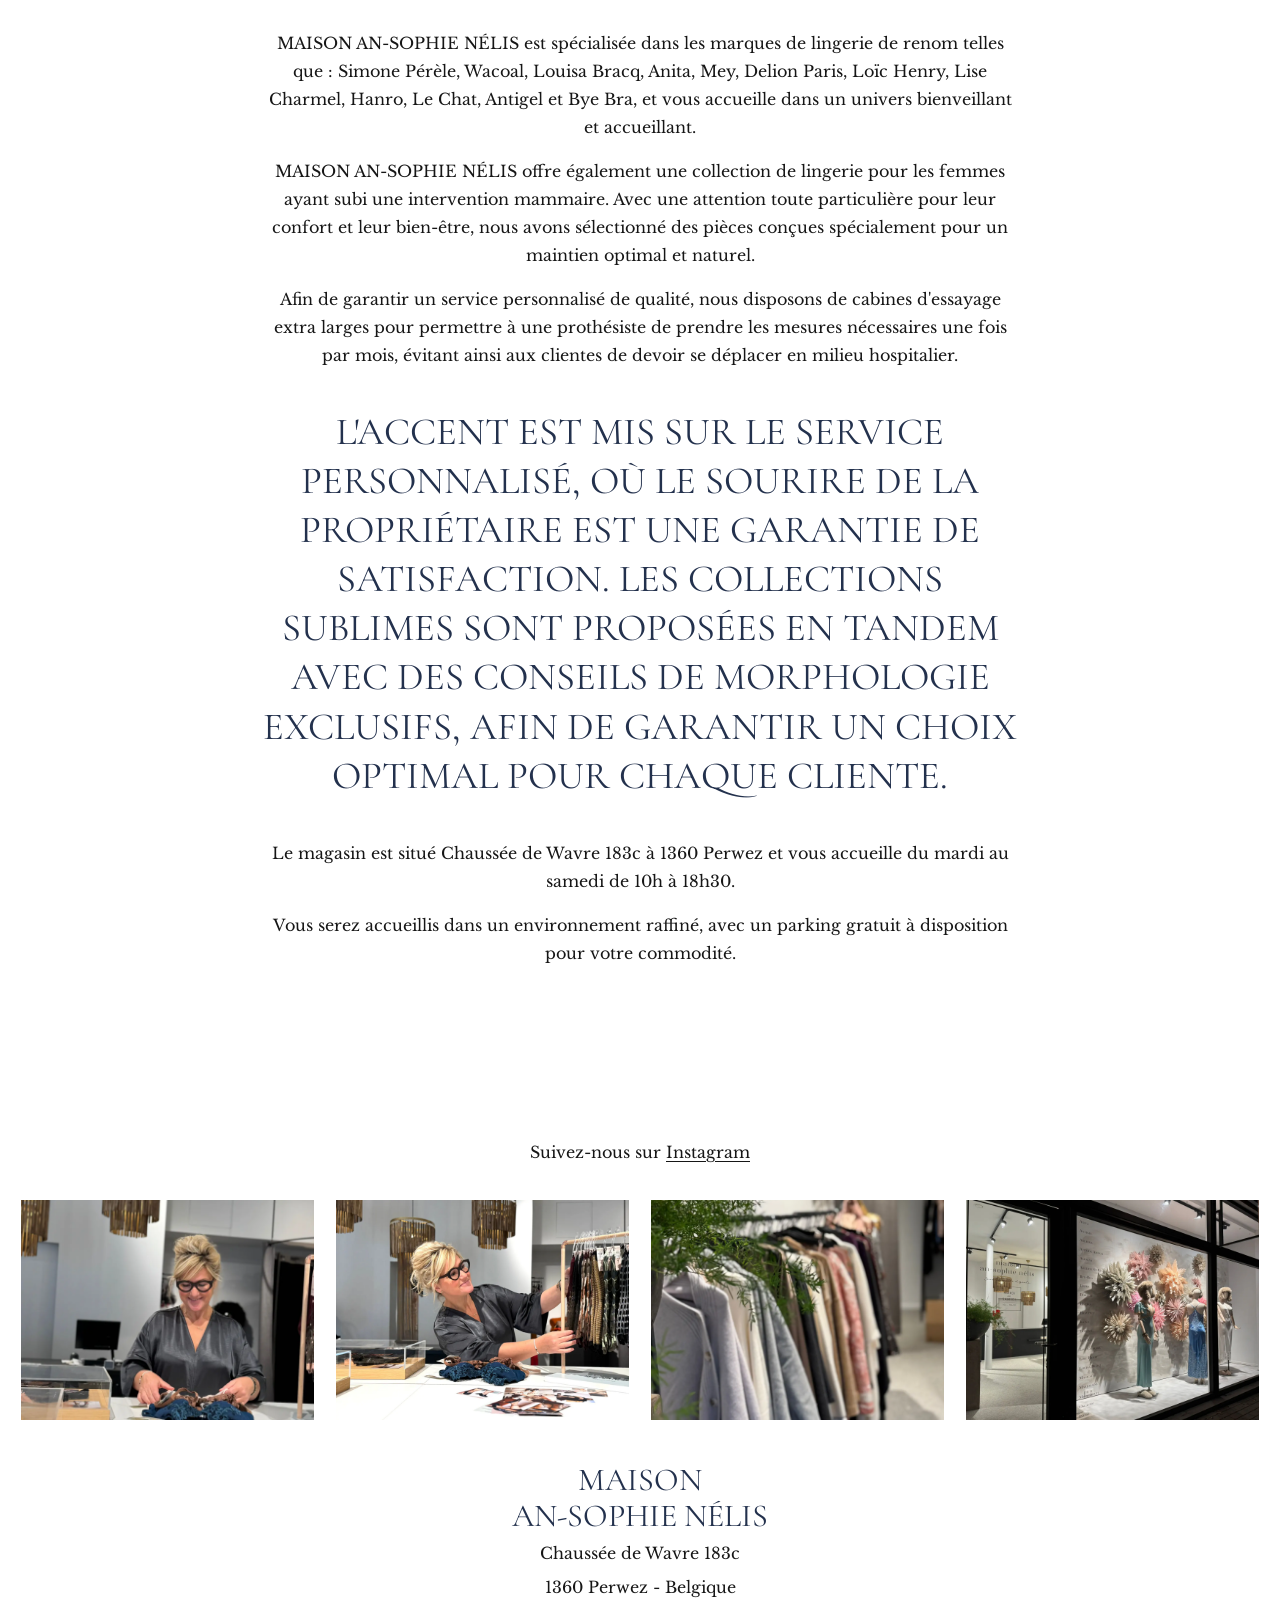
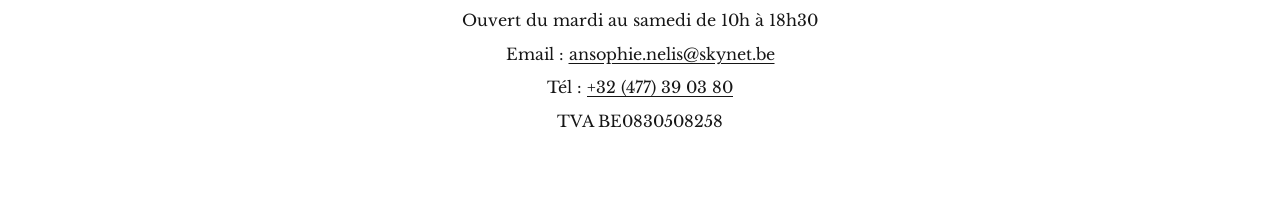
<file: la-maison.html>
<!doctype html>
<html lang="fr-BE">
<head>
  <meta charset="utf-8">
  <meta name="viewport" content="width=device-width, initial-scale=1">
  <title>La Maison | Maison An-Sophie Nélis</title>
  <meta name="description" content="Découvrez la Maison An-Sophie Nélis, sanctuaire de lingerie, balnéaire et décoration à Perwez Brabant Wallon en Brabant wallon.">
  <link rel="preconnect" href="https://fonts.googleapis.com">
  <link rel="preconnect" href="https://fonts.gstatic.com" crossorigin>
  <link href="https://fonts.googleapis.com/css2?family=Cormorant+Garamond:wght@500&amp;family=Libre+Baskerville:wght@400;700&amp;display=swap" rel="stylesheet">
  <link rel="stylesheet" href="styles.css">
</head>
<body>
  <header class="site-header">
    <a class="brand" href="index.html">Maison An-Sophie Nélis</a>
    <button class="menu-toggle" type="button" aria-label="Ouvrir le menu" aria-expanded="false"><span></span></button>
    <nav class="nav" aria-label="Navigation principale">
      <a href="index.html">Accueil</a><a href="lingerie.html">Lingerie</a><a href="balneaire.html">Balnéaire</a><a href="decoration.html">Décoration</a><a href="la-maison.html" aria-current="page">La Maison</a><a href="cheque-cadeau.html">Chèque Cadeau</a><a href="contact.html">Contact</a><a class="instagram" href="https://www.instagram.com/maisonansophienelis/" aria-label="Instagram">◎</a>
    </nav>
  </header>
  <main>
    <h1 class="page-title">La Maison</h1>
    <section class="hero intro-grid">
      <div class="intro-copy">
        <p>MAISON AN-SOPHIE NÉLIS incarne l'essence du luxe et de l'élégance dans le monde de la lingerie en Brabant Wallon.</p>
      </div>
      <img class="framed-media" src="img/vitrine-maison-an-sophie-nelis-perwez.webp" alt="Vitrine Maison An-Sophie Nélis à Perwez">
    </section>
    <section class="section">
      <div class="gallery mosaic">
        <div class="tile"><img src="img/vitrine-lingerie-mannequins-vegetalisee.webp" alt="Vitrine lingerie végétalisée Maison An-Sophie Nélis" loading="lazy" decoding="async"></div>
        <div class="tile"><img src="img/conseil-lingerie-boutique-perwez.webp" alt="Conseil lingerie dans la boutique de Perwez" loading="lazy" decoding="async"></div>
        <div class="tile"><img src="img/conseil-soutien-gorge-dentelle-perwez.webp" alt="Conseil soutien-gorge en dentelle à Perwez" loading="lazy" decoding="async"></div>
        <div class="tile"><img src="img/selection-lingerie-maison-an-sophie-nelis.webp" alt="Sélection lingerie Maison An-Sophie Nélis" loading="lazy" decoding="async"></div>
        <div class="tile"><img src="img/conseil-personnalise-lingerie-perwez.webp" alt="Conseil personnalisé lingerie à Perwez" loading="lazy" decoding="async"></div>
        <div class="tile"><img src="img/rayon-homewear-boutique-lingerie.webp" alt="Rayon homewear et lingerie en boutique" loading="lazy" decoding="async"></div>
        <div class="tile"><img src="img/vitrine-maison-an-sophie-nelis-perwez.webp" alt="Façade vitrine Maison An-Sophie Nélis à Perwez" loading="lazy" decoding="async"></div>
        <div class="tile"><img src="img/entree-boutique-lingerie-perwez.webp" alt="Entrée de la boutique lingerie à Perwez" loading="lazy" decoding="async"></div>
        <div class="tile"><img src="img/interieur-boutique-lingerie-perwez.webp" alt="Intérieur boutique lingerie Maison An-Sophie Nélis" loading="lazy" decoding="async"></div>
        <div class="tile"><img src="img/vitrine-lingerie-nuit-perwez.webp" alt="Vitrine lingerie de nuit à Perwez" loading="lazy" decoding="async"></div>
      </div>
    </section>
    <section class="section-narrow">
      <p class="lead">Ce sanctuaire exclusif est dédié à toutes les femmes actuelles en quête d'articles de qualité supérieure et d'une expérience différente.</p>
      <p>MAISON AN-SOPHIE NÉLIS est spécialisée dans les marques de lingerie de renom telles que : Simone Pérèle, Wacoal, Louisa Bracq, Anita, Mey, Delion Paris, Loïc Henry, Lise Charmel, Hanro, Le Chat, Antigel et Bye Bra, et vous accueille dans un univers bienveillant et accueillant.</p>
      <p>MAISON AN-SOPHIE NÉLIS offre également une collection de lingerie pour les femmes ayant subi une intervention mammaire. Avec une attention toute particulière pour leur confort et leur bien-être, nous avons sélectionné des pièces conçues spécialement pour un maintien optimal et naturel.</p>
      <p>Afin de garantir un service personnalisé de qualité, nous disposons de cabines d'essayage extra larges pour permettre à une prothésiste de prendre les mesures nécessaires une fois par mois, évitant ainsi aux clientes de devoir se déplacer en milieu hospitalier.</p>
      <p class="lead">L'accent est mis sur le service personnalisé, où le sourire de la propriétaire est une garantie de satisfaction. Les collections sublimes sont proposées en tandem avec des conseils de morphologie exclusifs, afin de garantir un choix optimal pour chaque cliente.</p>
      <p>Le magasin est situé Chaussée de Wavre 183c à 1360 Perwez et vous accueille du mardi au samedi de 10h à 18h30.</p>
      <p>Vous serez accueillis dans un environnement raffiné, avec un parking gratuit à disposition pour votre commodité.</p>
    </section>
  </main>
  <footer class="footer">
    <div class="social-strip">Suivez-nous sur <a href="https://www.instagram.com/maisonansophienelis/">Instagram</a></div>
    <a href="https://www.instagram.com/maisonansophienelis/" target="_blank" rel="noopener" class="insta-link"><div class="insta-grid" aria-label="Aperçu Instagram"><img src="img/conseil-lingerie-boutique-perwez.webp" alt="Conseil lingerie en boutique à Perwez"><img src="img/selection-lingerie-maison-an-sophie-nelis.webp" alt="Sélection lingerie Maison An-Sophie Nélis"><img src="img/rayon-homewear-boutique-lingerie.webp" alt="Rayon homewear dans la boutique de lingerie"><img src="img/vitrine-maison-an-sophie-nelis-perwez.webp" alt="Vitrine Maison An-Sophie Nélis à Perwez"></div></a>
    <div class="footer-title">Maison<br>An-Sophie Nélis</div><p>Chaussée de Wavre 183c</p><p>1360 Perwez - Belgique</p><p>Ouvert du mardi au samedi de 10h à 18h30</p><p>Email : <a href="mailto:ansophie.nelis@skynet.be">ansophie.nelis@skynet.be</a></p><p>Tél : <a href="tel:+32477390380">+32 (477) 39 03 80</a></p><p>TVA BE0830508258</p>
  </footer>
  <script src="script.js"></script>
</body>
</html>
</file>
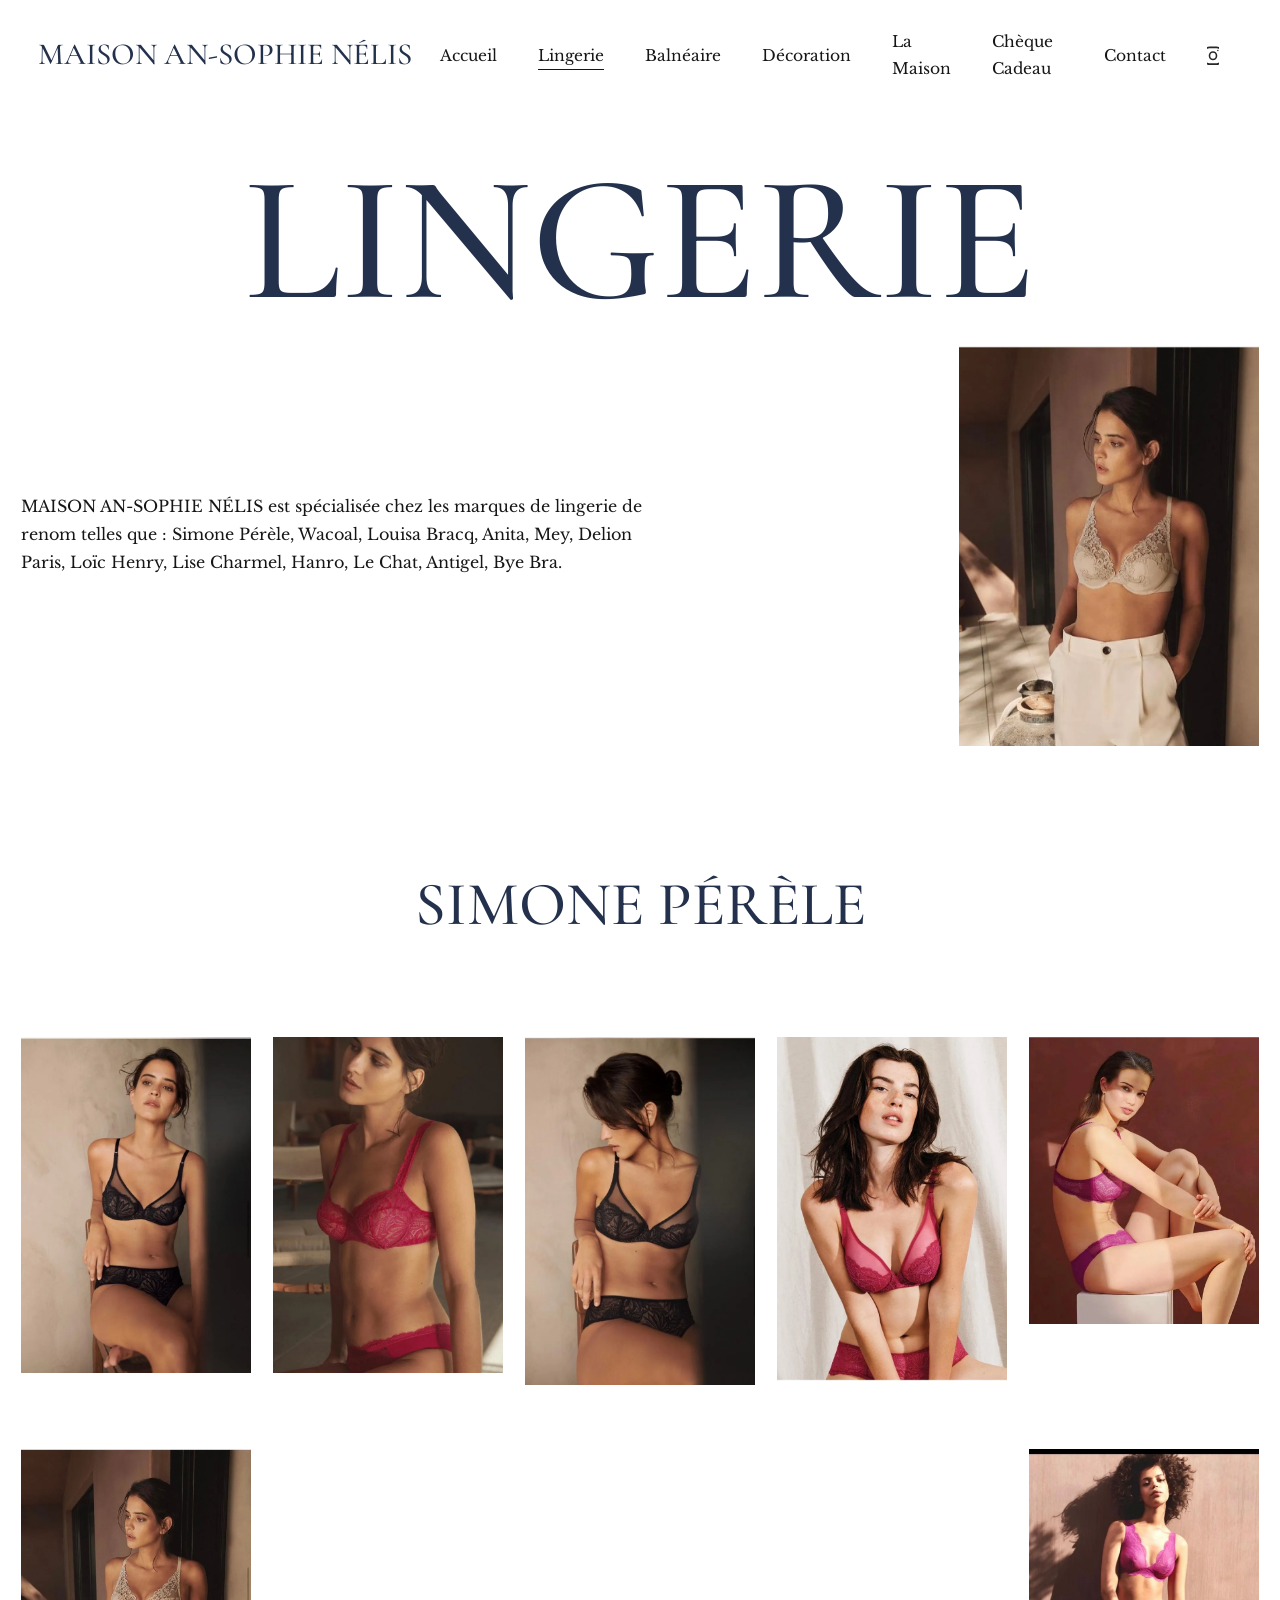
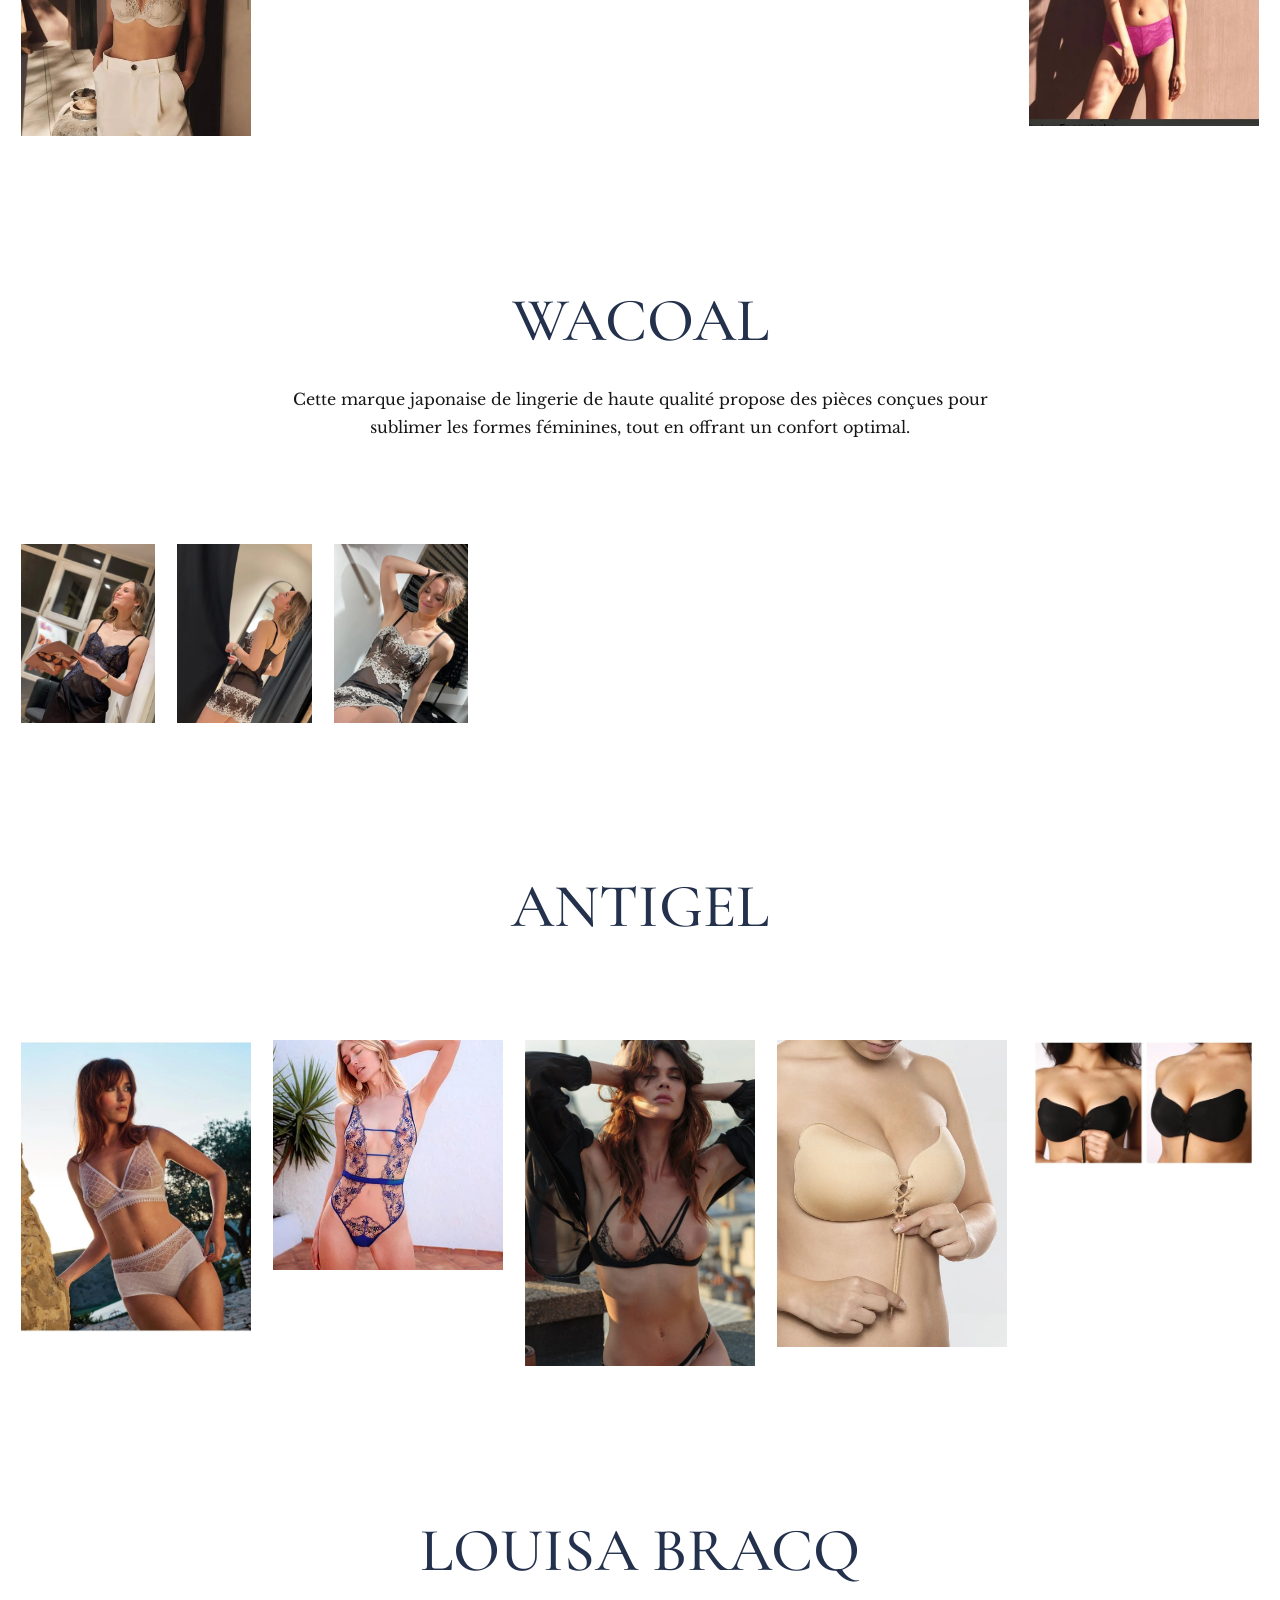
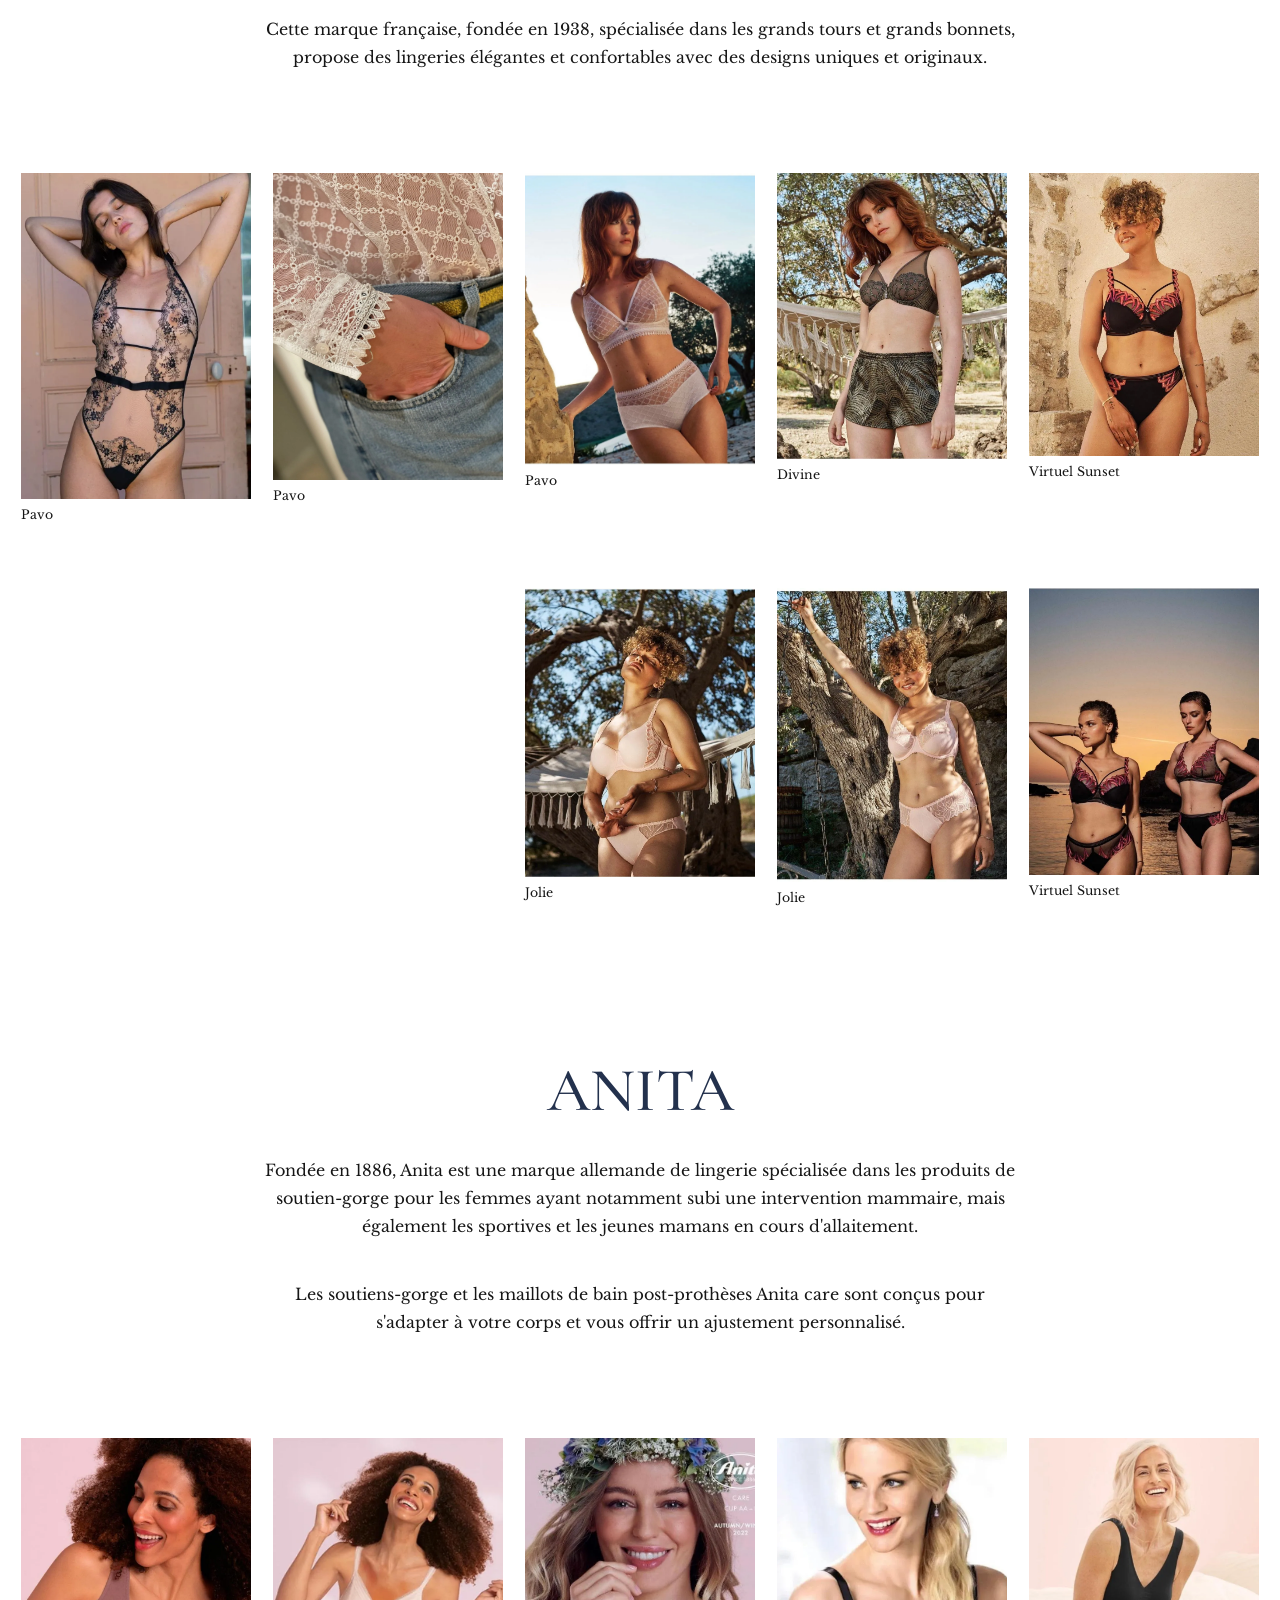
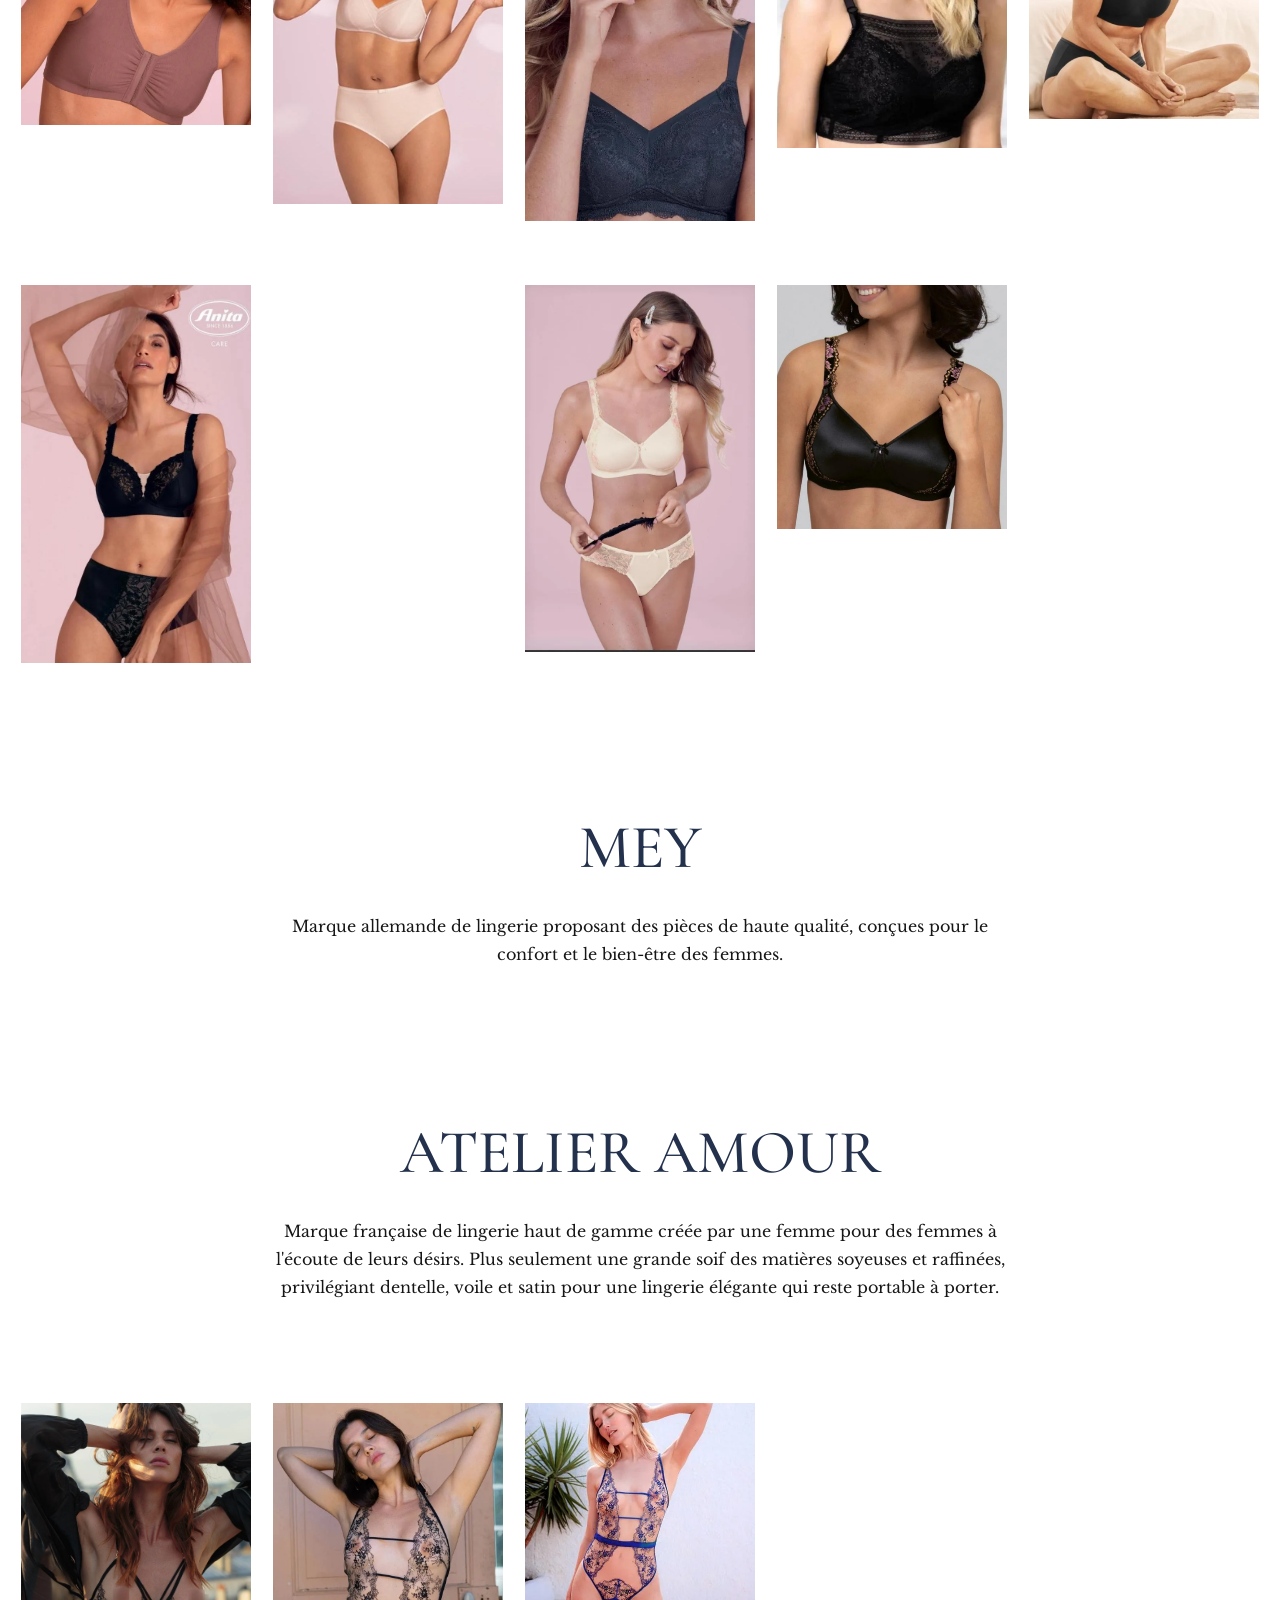
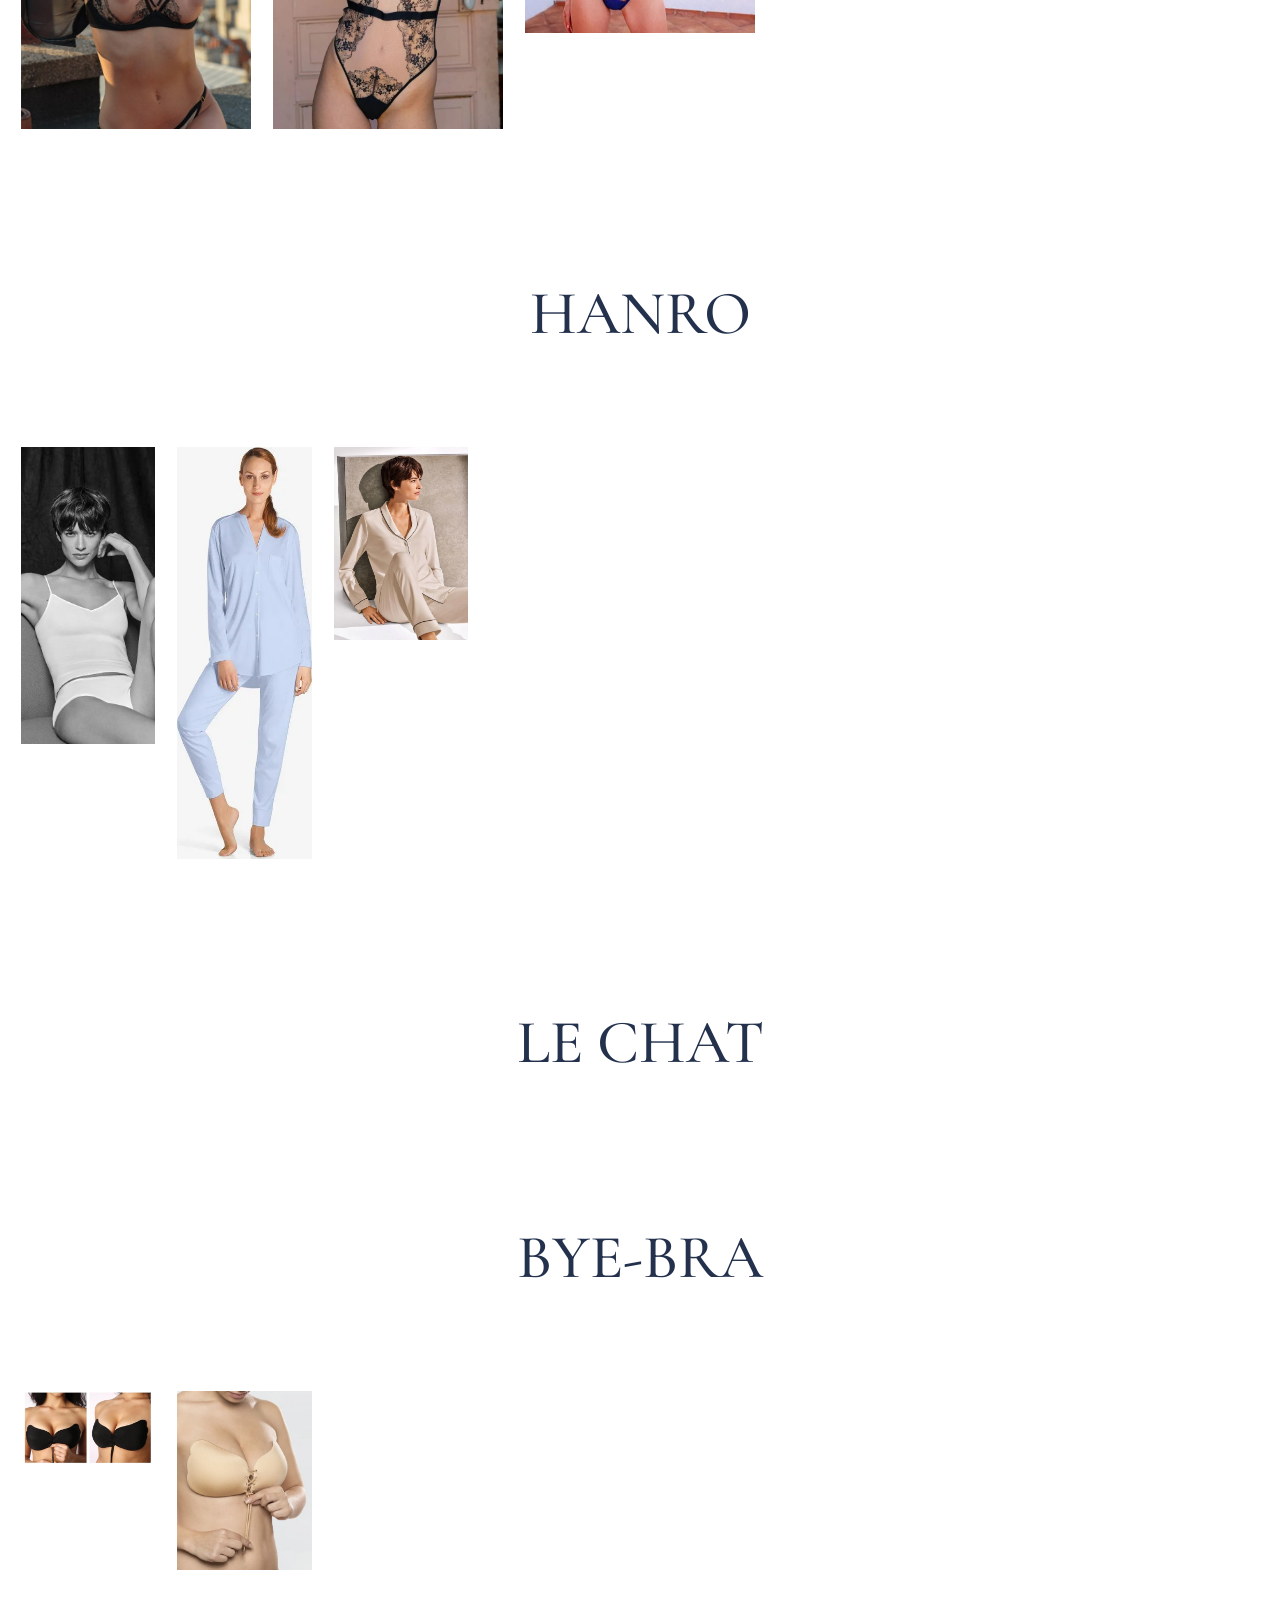
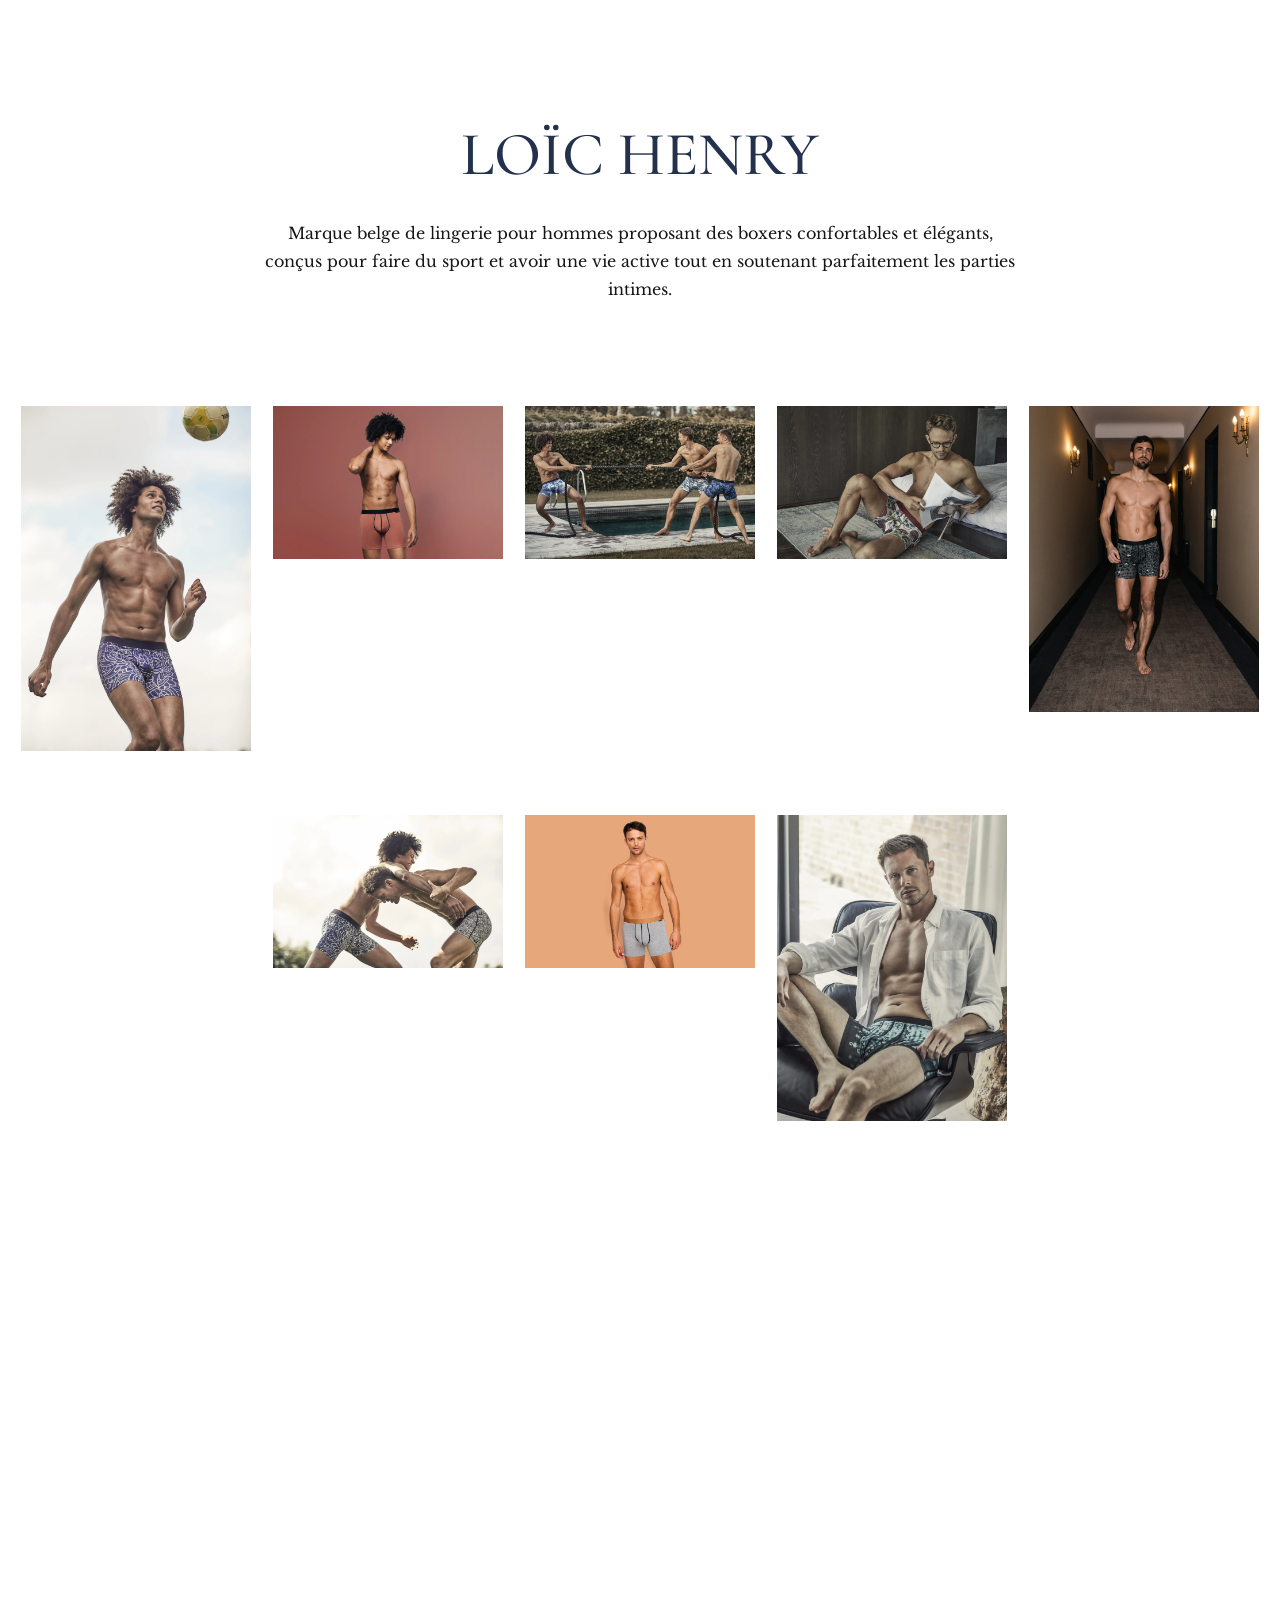
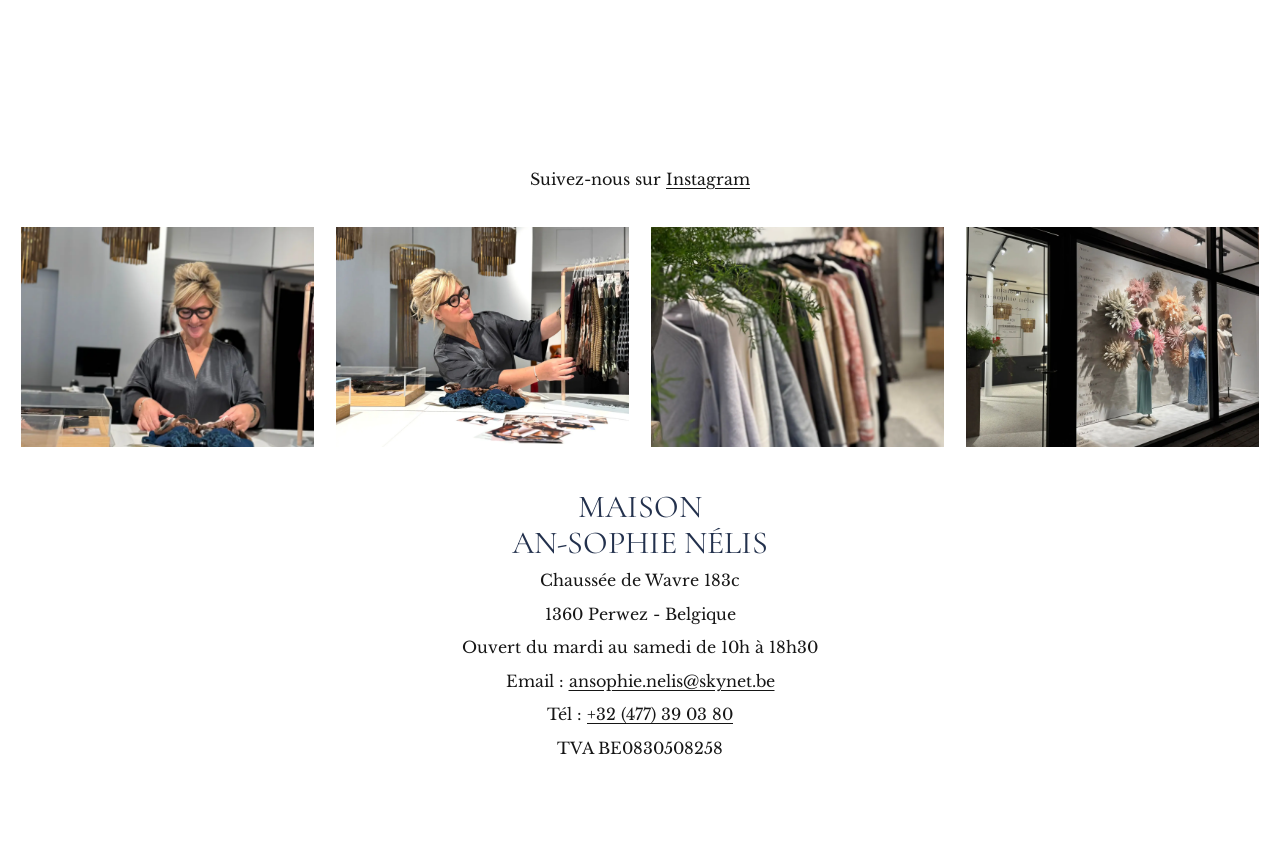
<file: lingerie.html>
<!doctype html>
<html lang="fr-BE">
<head>
  <meta charset="utf-8">
  <meta name="viewport" content="width=device-width, initial-scale=1">
  <title>Lingerie | Maison An-Sophie Nélis</title>
  <meta name="description" content="Lingerie de luxe à Perwez Brabant Wallon : Simone Pérèle, Wacoal, Louisa Bracq, Anita, Mey, Atelier Amour, Hanro, Le Chat, Bye Bra et Loïc Henry.">
  <link rel="preconnect" href="https://fonts.googleapis.com">
  <link rel="preconnect" href="https://fonts.gstatic.com" crossorigin>
  <link href="https://fonts.googleapis.com/css2?family=Cormorant+Garamond:wght@500&amp;family=Libre+Baskerville:wght@400;700&amp;display=swap" rel="stylesheet">
  <link rel="stylesheet" href="styles.css">
</head>
<body>
  <header class="site-header">
    <a class="brand" href="index.html">Maison An-Sophie Nélis</a>
    <button class="menu-toggle" type="button" aria-label="Ouvrir le menu" aria-expanded="false"><span></span></button>
    <nav class="nav" aria-label="Navigation principale">
      <a href="index.html">Accueil</a><a href="lingerie.html" aria-current="page">Lingerie</a><a href="balneaire.html">Balnéaire</a><a href="decoration.html">Décoration</a><a href="la-maison.html">La Maison</a><a href="cheque-cadeau.html">Chèque Cadeau</a><a href="contact.html">Contact</a><a class="instagram" href="https://www.instagram.com/maisonansophienelis/" aria-label="Instagram">◎</a>
    </nav>
  </header>
  <main>
    <h1 class="page-title">Lingerie</h1>
    <section class="hero intro-grid lingerie-hero">
      <div class="intro-copy">
        <p>MAISON AN-SOPHIE NÉLIS est spécialisée chez les marques de lingerie de renom telles que : Simone Pérèle, Wacoal, Louisa Bracq, Anita, Mey, Delion Paris, Loïc Henry, Lise Charmel, Hanro, Le Chat, Antigel, Bye Bra.</p>
      </div>
      <img class="lingerie-hero-media" src="img/lingerie-43.webp" alt="Lingerie blanche raffinée">
    </section>

    <section class="section">
      <article class="brand-section">
        <h2 class="section-title">Simone Pérèle</h2>
        <div class="lingerie-gallery">
          <figure><img src="img/lingerie-37.webp" alt="Collection Simone Pérèle" loading="lazy" decoding="async"></figure>
          <figure><img src="img/lingerie-38.webp" alt="Ensemble Simone Pérèle" loading="lazy" decoding="async"></figure>
          <figure><img src="img/lingerie-39.webp" alt="Lingerie Simone Pérèle" loading="lazy" decoding="async"></figure>
          <figure><img src="img/lingerie-40.webp" alt="Dentelle Simone Pérèle" loading="lazy" decoding="async"></figure>
          <figure><img src="img/lingerie-41.webp" alt="Silhouette Simone Pérèle" loading="lazy" decoding="async"></figure>
          <figure><img src="img/lingerie-43.webp" alt="Lingerie ivoire Simone Pérèle" loading="lazy" decoding="async"></figure>
          <figure class="gallery-offset-right"><img src="img/lingerie-42.webp" alt="Ensemble fuchsia Simone Pérèle" loading="lazy" decoding="async"></figure>
        </div>
      </article>

      <article class="brand-section">
        <h2 class="section-title">Wacoal</h2>
        <p>Cette marque japonaise de lingerie de haute qualité propose des pièces conçues pour sublimer les formes féminines, tout en offrant un confort optimal.</p>
        <div class="lingerie-gallery lingerie-gallery-compact">
          <figure><img src="img/lingerie-3.webp" alt="Sélection Wacoal" loading="lazy" decoding="async"></figure>
          <figure><img src="img/lingerie-1.webp" alt="Lingerie Wacoal" loading="lazy" decoding="async"></figure>
          <figure><img src="img/lingerie-25.webp" alt="Modèle Wacoal" loading="lazy" decoding="async"></figure>
        </div>
      </article>

      <article class="brand-section">
        <h2 class="section-title">Antigel</h2>
        <div class="lingerie-gallery">
          <figure><img src="img/lingerie-7.webp" alt="Collection Antigel" loading="lazy" decoding="async"></figure>
          <figure><img src="img/lingerie-8.webp" alt="Ensemble Antigel" loading="lazy" decoding="async"></figure>
          <figure><img src="img/lingerie-22.webp" alt="Lingerie Antigel" loading="lazy" decoding="async"></figure>
          <figure><img src="img/lingerie-23.webp" alt="Accessoire Antigel" loading="lazy" decoding="async"></figure>
          <figure><img src="img/lingerie-24.webp" alt="Sélection Antigel" loading="lazy" decoding="async"></figure>
        </div>
      </article>

      <article class="brand-section">
        <h2 class="section-title">Louisa Bracq</h2>
        <p>Cette marque française, fondée en 1938, spécialisée dans les grands tours et grands bonnets, propose des lingeries élégantes et confortables avec des designs uniques et originaux.</p>
        <div class="lingerie-gallery">
          <figure><img src="img/lingerie-17.webp" alt="Collection Louisa Bracq Pavo" loading="lazy" decoding="async"><figcaption>Pavo</figcaption></figure>
          <figure><img src="img/lingerie-21.webp" alt="Détail Louisa Bracq Pavo" loading="lazy" decoding="async"><figcaption>Pavo</figcaption></figure>
          <figure><img src="img/lingerie-7.webp" alt="Ensemble Louisa Bracq Pavo" loading="lazy" decoding="async"><figcaption>Pavo</figcaption></figure>
          <figure><img src="img/lingerie-20.webp" alt="Collection Louisa Bracq Divine" loading="lazy" decoding="async"><figcaption>Divine</figcaption></figure>
          <figure><img src="img/lingerie-19.webp" alt="Collection Louisa Bracq Virtuel Sunset" loading="lazy" decoding="async"><figcaption>Virtuel Sunset</figcaption></figure>
          <figure class="gallery-spacer"></figure>
          <figure class="gallery-spacer"></figure>
          <figure><img src="img/lingerie-15.webp" alt="Lingerie Louisa Bracq Jolie" loading="lazy" decoding="async"><figcaption>Jolie</figcaption></figure>
          <figure><img src="img/lingerie-16.webp" alt="Ensemble Louisa Bracq Jolie" loading="lazy" decoding="async"><figcaption>Jolie</figcaption></figure>
          <figure><img src="img/lingerie-18.webp" alt="Ensemble Louisa Bracq Virtuel Sunset" loading="lazy" decoding="async"><figcaption>Virtuel Sunset</figcaption></figure>
        </div>
      </article>

      <article class="brand-section">
        <h2 class="section-title">Anita</h2>
        <p>Fondée en 1886, Anita est une marque allemande de lingerie spécialisée dans les produits de soutien-gorge pour les femmes ayant notamment subi une intervention mammaire, mais également les sportives et les jeunes mamans en cours d'allaitement.</p>
        <p>Les soutiens-gorge et les maillots de bain post-prothèses Anita care sont conçus pour s'adapter à votre corps et vous offrir un ajustement personnalisé.</p>
        <div class="lingerie-gallery">
          <figure><img src="img/lingerie-51.webp" alt="Soutien Anita" loading="lazy" decoding="async"></figure>
          <figure><img src="img/lingerie-45.webp" alt="Lingerie Anita" loading="lazy" decoding="async"></figure>
          <figure><img src="img/lingerie-44.webp" alt="Maintien Anita" loading="lazy" decoding="async"></figure>
          <figure><img src="img/lingerie-49.webp" alt="Soutien-gorge Anita" loading="lazy" decoding="async"></figure>
          <figure><img src="img/lingerie-48.webp" alt="Homewear Anita" loading="lazy" decoding="async"></figure>
          <figure><img src="img/lingerie-47.webp" alt="Collection Anita" loading="lazy" decoding="async"></figure>
          <figure class="gallery-spacer"></figure>
          <figure><img src="img/lingerie-46.webp" alt="Ensemble Anita" loading="lazy" decoding="async"></figure>
          <figure><img src="img/lingerie-50.webp" alt="Soutien Anita noir" loading="lazy" decoding="async"></figure>
        </div>
      </article>

      <article class="brand-section">
        <h2 class="section-title">Mey</h2>
        <p>Marque allemande de lingerie proposant des pièces de haute qualité, conçues pour le confort et le bien-être des femmes.</p>
      </article>

      <article class="brand-section">
        <h2 class="section-title">Atelier Amour</h2>
        <p>Marque française de lingerie haut de gamme créée par une femme pour des femmes à l'écoute de leurs désirs. Plus seulement une grande soif des matières soyeuses et raffinées, privilégiant dentelle, voile et satin pour une lingerie élégante qui reste portable à porter.</p>
        <div class="lingerie-gallery">
          <figure><img src="img/lingerie-22.webp" alt="Collection Atelier Amour" loading="lazy" decoding="async"></figure>
          <figure><img src="img/lingerie-17.webp" alt="Body Atelier Amour" loading="lazy" decoding="async"></figure>
          <figure><img src="img/lingerie-8.webp" alt="Ensemble Atelier Amour" loading="lazy" decoding="async"></figure>
        </div>
      </article>

      <article class="brand-section">
        <h2 class="section-title">Hanro</h2>
        <div class="lingerie-gallery lingerie-gallery-compact">
          <figure><img src="img/lingerie-58.webp" alt="Essentiel Hanro" loading="lazy" decoding="async"></figure>
          <figure><img src="img/lingerie-57.webp" alt="Pyjama bleu Hanro" loading="lazy" decoding="async"></figure>
          <figure><img src="img/lingerie-56.webp" alt="Pyjama Hanro" loading="lazy" decoding="async"></figure>
        </div>
      </article>
      <article class="brand-section">
        <h2 class="section-title">Le Chat</h2>
      </article>
      <article class="brand-section">
        <h2 class="section-title">Bye-Bra</h2>
        <div class="lingerie-gallery lingerie-gallery-compact">
          <figure><img src="img/lingerie-24.webp" alt="Soutien adhésif Bye-Bra" loading="lazy" decoding="async"></figure>
          <figure><img src="img/lingerie-23.webp" alt="Accessoire Bye-Bra" loading="lazy" decoding="async"></figure>
        </div>
      </article>
      <article class="brand-section">
        <h2 class="section-title">Loïc Henry</h2>
        <p>Marque belge de lingerie pour hommes proposant des boxers confortables et élégants, conçus pour faire du sport et avoir une vie active tout en soutenant parfaitement les parties intimes.</p>
        <div class="lingerie-gallery">
          <figure><img src="img/lingerie-35.webp" alt="Boxer Loïc Henry" loading="lazy" decoding="async"></figure>
          <figure><img src="img/lingerie-27.webp" alt="Collection Loïc Henry" loading="lazy" decoding="async"></figure>
          <figure><img src="img/lingerie-28.webp" alt="Lingerie homme Loïc Henry" loading="lazy" decoding="async"></figure>
          <figure><img src="img/lingerie-31.webp" alt="Modèle Loïc Henry" loading="lazy" decoding="async"></figure>
          <figure><img src="img/lingerie-30.webp" alt="Boxer imprimé Loïc Henry" loading="lazy" decoding="async"></figure>
          <figure class="gallery-spacer"></figure>
          <figure><img src="img/lingerie-36.webp" alt="Sélection Loïc Henry" loading="lazy" decoding="async"></figure>
          <figure><img src="img/lingerie-29.webp" alt="Boxer confortable Loïc Henry" loading="lazy" decoding="async"></figure>
          <figure><img src="img/lingerie-32.webp" alt="Boxer coloré Loïc Henry" loading="lazy" decoding="async"></figure>
          <figure><img src="img/lingerie-34.webp" alt="Lingerie masculine Loïc Henry" loading="lazy" decoding="async"></figure>
          <figure><img src="img/lingerie-26.webp" alt="Collection homme Loïc Henry" loading="lazy" decoding="async"></figure>
          <figure><img src="img/lingerie-33.webp" alt="Boxer Loïc Henry en boutique" loading="lazy" decoding="async"></figure>
        </div>
      </article>
    </section>
  </main>
  <footer class="footer">
    <div class="social-strip">Suivez-nous sur <a href="https://www.instagram.com/maisonansophienelis/">Instagram</a></div>
    <a href="https://www.instagram.com/maisonansophienelis/" target="_blank" rel="noopener" class="insta-link"><div class="insta-grid" aria-label="Aperçu Instagram"><img src="img/conseil-lingerie-boutique-perwez.webp" alt="Conseil lingerie en boutique à Perwez"><img src="img/selection-lingerie-maison-an-sophie-nelis.webp" alt="Sélection lingerie Maison An-Sophie Nélis"><img src="img/rayon-homewear-boutique-lingerie.webp" alt="Rayon homewear dans la boutique de lingerie"><img src="img/vitrine-maison-an-sophie-nelis-perwez.webp" alt="Vitrine Maison An-Sophie Nélis à Perwez"></div></a>
    <div class="footer-title">Maison<br>An-Sophie Nélis</div><p>Chaussée de Wavre 183c</p><p>1360 Perwez - Belgique</p><p>Ouvert du mardi au samedi de 10h à 18h30</p><p>Email : <a href="mailto:ansophie.nelis@skynet.be">ansophie.nelis@skynet.be</a></p><p>Tél : <a href="tel:+32477390380">+32 (477) 39 03 80</a></p><p>TVA BE0830508258</p>
  </footer>
  <script src="script.js"></script>
</body>
</html>
</file>
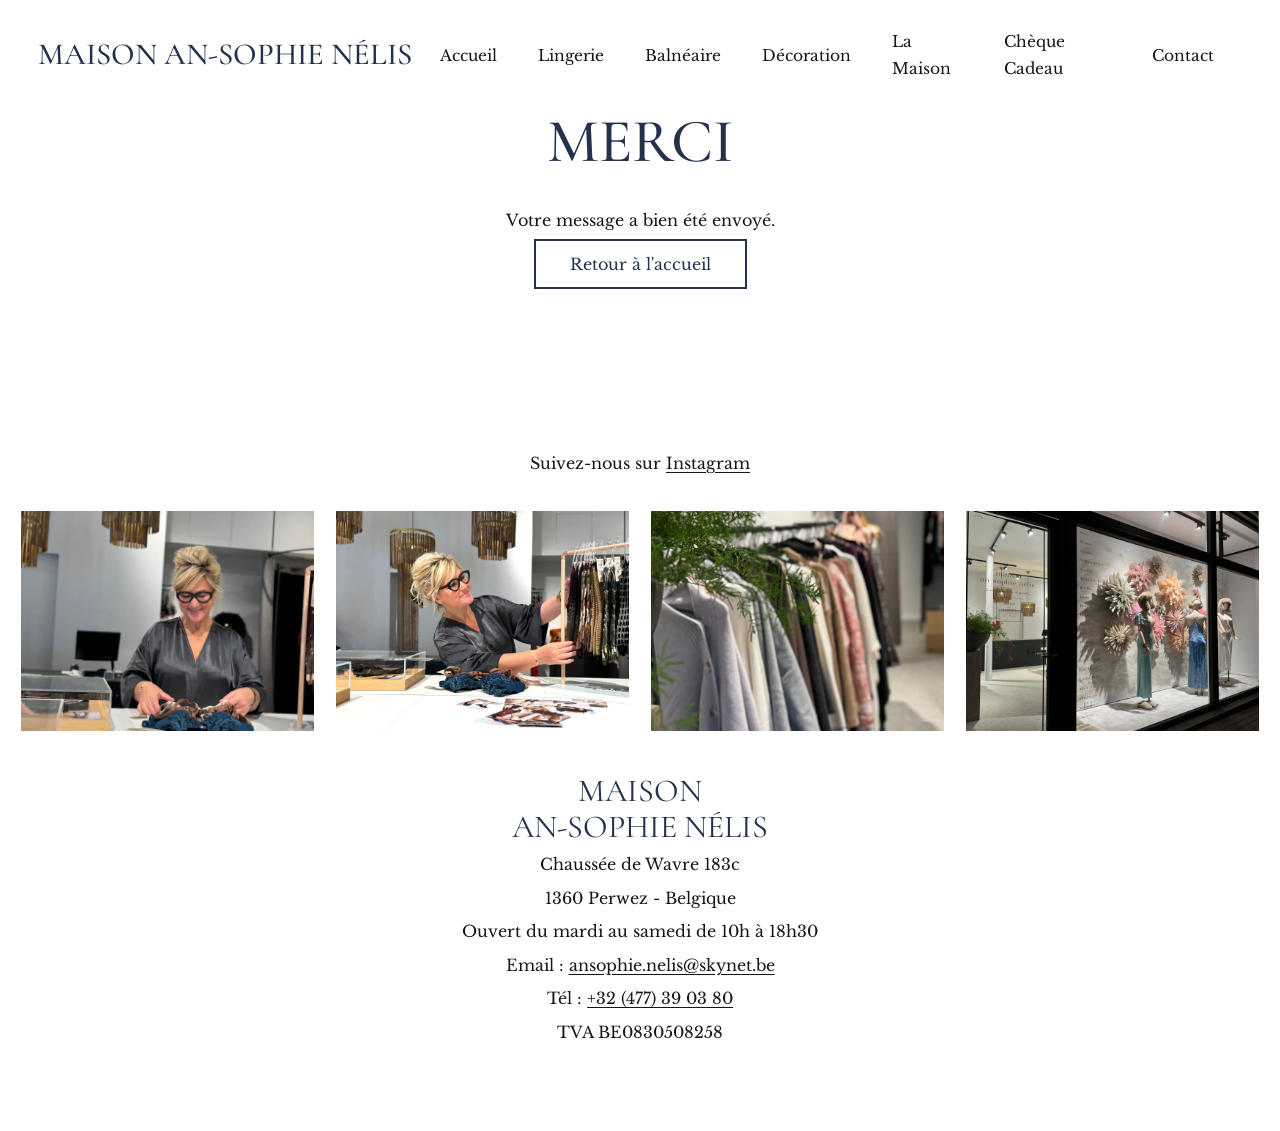
<file: merci.html>
<!doctype html>
<html lang="fr-BE">
<head>
  <meta charset="utf-8">
  <meta name="viewport" content="width=device-width, initial-scale=1">
  <title>Merci | Maison An-Sophie Nélis</title>
  <meta name="robots" content="noindex">
  <link rel="preconnect" href="https://fonts.googleapis.com">
  <link rel="preconnect" href="https://fonts.gstatic.com" crossorigin>
  <link href="https://fonts.googleapis.com/css2?family=Cormorant+Garamond:wght@500&amp;family=Libre+Baskerville:wght@400;700&amp;display=swap" rel="stylesheet">
  <link rel="stylesheet" href="styles.css">
</head>
<body>
  <header class="site-header">
    <a class="brand" href="index.html">Maison An-Sophie Nélis</a>
    <button class="menu-toggle" type="button" aria-label="Ouvrir le menu" aria-expanded="false"><span></span></button>
    <nav class="nav" aria-label="Navigation principale">
      <a href="index.html">Accueil</a><a href="lingerie.html">Lingerie</a><a href="balneaire.html">Balnéaire</a><a href="decoration.html">Décoration</a><a href="la-maison.html">La Maison</a><a href="cheque-cadeau.html">Chèque Cadeau</a><a href="contact.html">Contact</a>
    </nav>
  </header>
  <main class="section-narrow">
    <h1 class="section-title">Merci</h1>
    <p>Votre message a bien été envoyé.</p>
    <p><a class="button" href="index.html">Retour à l'accueil</a></p>
  </main>
  <footer class="footer">
    <div class="social-strip">Suivez-nous sur <a href="https://www.instagram.com/maisonansophienelis/">Instagram</a></div>
    <a href="https://www.instagram.com/maisonansophienelis/" target="_blank" rel="noopener" class="insta-link"><div class="insta-grid" aria-label="Aperçu Instagram"><img src="img/conseil-lingerie-boutique-perwez.webp" alt="Conseil lingerie en boutique à Perwez"><img src="img/selection-lingerie-maison-an-sophie-nelis.webp" alt="Sélection lingerie Maison An-Sophie Nélis"><img src="img/rayon-homewear-boutique-lingerie.webp" alt="Rayon homewear dans la boutique de lingerie"><img src="img/vitrine-maison-an-sophie-nelis-perwez.webp" alt="Vitrine Maison An-Sophie Nélis à Perwez"></div></a>
    <div class="footer-title">Maison<br>An-Sophie Nélis</div><p>Chaussée de Wavre 183c</p><p>1360 Perwez - Belgique</p><p>Ouvert du mardi au samedi de 10h à 18h30</p><p>Email : <a href="mailto:ansophie.nelis@skynet.be">ansophie.nelis@skynet.be</a></p><p>Tél : <a href="tel:+32477390380">+32 (477) 39 03 80</a></p><p>TVA BE0830508258</p>
  </footer>
  <script src="script.js"></script>
</body>
</html>
</file>
<file: styles.css>
:root {
  --ink: #23314d;
  --text: #161616;
  --muted: #666;
  --line: #dedede;
  --paper: #fff;
  --soft: #f6f4f1;
  --max: 1320px;
  --serif: "Cormorant Garamond", "Times New Roman", serif;
  --body: "Libre Baskerville", Georgia, serif;
}

* {
  box-sizing: border-box;
}

html {
  scroll-behavior: smooth;
}

body {
  margin: 0;
  background: var(--paper);
  color: var(--text);
  font-family: var(--body);
  font-size: 16px;
  line-height: 1.75;
}

main,
.footer {
  will-change: opacity, transform;
}

.page-leave {
  opacity: 0;
  transform: translateY(10px);
  transition:
    opacity 180ms ease,
    transform 180ms ease;
}

.page-enter {
  animation: pageIn 480ms ease both;
}

img {
  display: block;
  max-width: 100%;
  height: auto;
}

a {
  color: inherit;
  text-underline-offset: 0.18em;
}

.site-header {
  position: sticky;
  top: 0;
  z-index: 10;
  isolation: isolate;
  display: grid;
  grid-template-columns: auto 1fr auto;
  align-items: center;
  gap: 28px;
  padding: 28px clamp(18px, 3vw, 56px);
  background: #fff;
  transform: translateZ(0);
  backface-visibility: hidden;
}

.brand {
  color: var(--ink);
  font-family: var(--serif);
  font-size: clamp(1.65rem, 2.4vw, 2.6rem);
  font-weight: 500;
  line-height: 1;
  text-decoration: none;
  text-transform: uppercase;
  white-space: nowrap;
}

.nav {
  justify-self: end;
  display: flex;
  align-items: center;
  gap: clamp(18px, 3.2vw, 58px);
  font-size: 0.97rem;
}

.nav a {
  text-decoration: none;
  border-bottom: 1px solid transparent;
  transition: color 180ms ease, border-color 180ms ease, opacity 180ms ease;
}

.nav a:hover,
.nav a[aria-current="page"] {
  border-color: currentColor;
}

body.is-navigating .site-header,
body.is-navigating .site-header * {
  transition: none !important;
  animation: none !important;
}

.instagram {
  display: inline-block;
  width: 22px;
  height: 22px;
  border: 0;
  border-radius: 0;
  background-image: url("data:image/svg+xml,%3Csvg xmlns='http://www.w3.org/2000/svg' width='22' height='22' viewBox='0 0 24 24' fill='none' stroke='%23111111' stroke-width='1.8' stroke-linecap='round' stroke-linejoin='round'%3E%3Crect width='18' height='18' x='3' y='3' rx='5' ry='5'/%3E%3Ccircle cx='12' cy='12' r='4'/%3E%3Ccircle cx='17.5' cy='6.5' r='0.8' fill='%23111111' stroke='none'/%3E%3C/svg%3E");
  background-position: center;
  background-repeat: no-repeat;
  background-size: 22px 22px;
  text-decoration: none;
  font-size: 0;
  line-height: 1;
  vertical-align: middle;
  opacity: 0.9;
  transition: opacity 180ms ease, transform 180ms ease;
}

.instagram:hover {
  opacity: 1;
  transform: translateY(-1px);
}

.menu-toggle {
  display: none;
  justify-self: end;
  width: 42px;
  height: 38px;
  border: 0;
  background: transparent;
  color: var(--ink);
  padding: 0;
}

.menu-toggle span,
.menu-toggle::before,
.menu-toggle::after {
  content: "";
  display: block;
  width: 18px;
  height: 1px;
  margin: 5px auto;
  background: currentColor;
}

.page-title {
  margin: 54px 0 30px;
  overflow: hidden;
  color: var(--ink);
  font-family: var(--serif);
  font-size: clamp(5.2rem, 14vw, 12.5rem);
  font-weight: 500;
  line-height: 0.84;
  text-align: center;
  text-transform: uppercase;
  white-space: nowrap;
  animation: titleIn 760ms ease both;
}

.hero {
  width: min(var(--max), calc(100% - 42px));
  margin: 0 auto clamp(76px, 10vw, 150px);
}

.intro-grid {
  display: grid;
  grid-template-columns: minmax(0, 1fr) minmax(300px, 0.85fr);
  align-items: center;
  gap: clamp(34px, 8vw, 120px);
}

.intro-copy {
  max-width: 650px;
}

.intro-copy p {
  margin: 0 0 1.45rem;
}

.intro-copy .lead {
  color: var(--ink);
  font-family: var(--serif);
  font-size: clamp(1.75rem, 3.4vw, 3.15rem);
  line-height: 1.22;
  text-transform: uppercase;
}

.lead {
  color: var(--ink);
  font-family: var(--serif);
  font-size: clamp(1.65rem, 3vw, 2.8rem);
  line-height: 1.28;
  text-transform: uppercase;
}

.framed-media {
  width: 100%;
  aspect-ratio: 4 / 3;
  object-fit: cover;
}

.portrait-media {
  width: 100%;
  aspect-ratio: 4 / 5;
  object-fit: cover;
}

.video-placeholder {
  position: relative;
  display: grid;
  place-items: center;
  width: min(1120px, 100%);
  aspect-ratio: 16 / 9;
  margin: 0 auto 92px;
  overflow: hidden;
  background: #ddd;
  animation: mediaIn 760ms ease 120ms both;
}

.video-placeholder img {
  width: 100%;
  height: 100%;
  object-fit: cover;
  filter: saturate(0.9) blur(1px);
}

.play {
  position: absolute;
  display: grid;
  place-items: center;
  width: 84px;
  height: 84px;
  border-radius: 50%;
  background: rgba(35, 31, 29, 0.7);
  color: #fff;
  font-size: 2rem;
}

.section {
  width: min(var(--max), calc(100% - 42px));
  margin: 0 auto clamp(78px, 10vw, 150px);
  animation: contentIn 700ms ease 180ms both;
}

.section-narrow {
  width: min(760px, calc(100% - 42px));
  margin: 0 auto clamp(78px, 10vw, 150px);
  text-align: center;
  animation: contentIn 700ms ease 180ms both;
}

.section-title {
  margin: 0 0 34px;
  color: var(--ink);
  font-family: var(--serif);
  font-size: clamp(2.4rem, 4.8vw, 4.8rem);
  font-weight: 500;
  line-height: 1;
  text-align: center;
  text-transform: uppercase;
}

.brand-section {
  margin-bottom: clamp(84px, 12vw, 180px);
}

.brand-section p {
  max-width: 760px;
  margin: 0 auto 40px;
  text-align: center;
}

.lingerie-hero {
  grid-template-columns: minmax(0, 1fr) minmax(220px, 300px);
}

.lingerie-hero-media {
  width: 100%;
  aspect-ratio: 3 / 4;
  object-fit: cover;
  object-position: center top;
  justify-self: center;
}

.lingerie-gallery {
  display: grid;
  grid-template-columns: repeat(5, minmax(0, 1fr));
  gap: clamp(30px, 5vw, 68px) clamp(14px, 2vw, 22px);
  align-items: start;
  margin-top: clamp(56px, 8vw, 110px);
}

.lingerie-gallery-compact {
  max-width: 760px;
}

.lingerie-gallery figure {
  min-width: 0;
  margin: 0;
}

.lingerie-gallery img {
  width: 100%;
  height: auto;
}

.lingerie-gallery figcaption {
  margin-top: 8px;
  color: var(--text);
  font-size: 0.78rem;
  line-height: 1.35;
}

.gallery-offset-right {
  grid-column: 5;
}

.gallery-spacer {
  min-height: 1px;
}

.gallery {
  display: grid;
  grid-template-columns: repeat(4, minmax(0, 1fr));
  gap: clamp(18px, 3vw, 46px);
  align-items: start;
}

.gallery.mosaic {
  grid-template-columns: repeat(3, minmax(0, 1fr));
}

.tile {
  min-height: 220px;
  background: var(--soft);
  border: 1px solid var(--line);
}

.tile img {
  width: 100%;
  height: 100%;
  min-height: inherit;
  object-fit: cover;
}

.tile.placeholder {
  display: grid;
  place-items: center;
  min-height: 260px;
  padding: 26px;
  color: var(--ink);
  font-family: var(--serif);
  font-size: 1.35rem;
  line-height: 1.2;
  text-align: center;
  text-transform: uppercase;
}

.lookbook {
  display: grid;
  grid-template-columns: repeat(5, minmax(0, 1fr));
  gap: 22px;
  margin-bottom: 34px;
}

.look {
  padding: 18px;
  background: var(--soft);
  border: 1px solid var(--line);
  color: var(--ink);
  font-family: var(--serif);
  min-height: 180px;
}

.look strong {
  display: block;
  margin-bottom: 8px;
  font-size: 1.45rem;
  font-weight: 500;
  text-transform: uppercase;
}

.contact-layout {
  display: grid;
  grid-template-columns: 1fr 0.85fr;
  gap: clamp(36px, 8vw, 120px);
  align-items: start;
}

.contact-form {
  display: grid;
  gap: 18px;
}

.form-row {
  display: grid;
  grid-template-columns: 1fr 1fr;
  gap: 16px;
}

label {
  display: grid;
  gap: 6px;
}

input,
textarea {
  width: 100%;
  border: 1px solid #aaa;
  padding: 13px 14px;
  background: #fff;
  color: var(--text);
  font: inherit;
}

textarea {
  min-height: 140px;
  resize: vertical;
}

button,
.button {
  width: fit-content;
  border: 2px solid var(--ink);
  padding: 13px 34px;
  background: #fff;
  color: var(--ink);
  font: inherit;
  text-decoration: none;
  cursor: pointer;
}

button:hover,
.button:hover {
  background: var(--ink);
  color: #fff;
}

.map {
  width: 100%;
  min-height: 360px;
  border: 0;
  filter: grayscale(1);
}

.footer {
  width: min(var(--max), calc(100% - 42px));
  margin: 0 auto;
  padding: 42px 0 80px;
  text-align: center;
  animation: contentIn 700ms ease 260ms both;
}

@keyframes titleIn {
  from {
    opacity: 0;
    transform: translateY(18px);
  }
  to {
    opacity: 1;
    transform: translateY(0);
  }
}

@keyframes mediaIn {
  from {
    opacity: 0;
    transform: scale(0.985);
  }
  to {
    opacity: 1;
    transform: scale(1);
  }
}

@keyframes contentIn {
  from {
    opacity: 0;
    transform: translateY(18px);
  }
  to {
    opacity: 1;
    transform: translateY(0);
  }
}

@keyframes pageIn {
  from {
    opacity: 0;
    transform: translateY(18px);
  }
  to {
    opacity: 1;
    transform: translateY(0);
  }
}

.social-strip {
  margin-bottom: 34px;
}

.insta-grid {
  display: grid;
  grid-template-columns: repeat(4, 1fr);
  gap: 22px;
  margin-bottom: 42px;
}

.insta-grid img {
  width: 100%;
  aspect-ratio: 4 / 3;
  object-fit: cover;
}

.footer-title {
  color: var(--ink);
  font-family: var(--serif);
  font-size: 2rem;
  line-height: 1.12;
  text-transform: uppercase;
}

.footer p {
  margin: 0.35rem 0;
}

@media (max-width: 1040px) {
  .site-header {
    grid-template-columns: 1fr auto;
  }

  .menu-toggle {
    display: block;
  }

  .nav {
    position: absolute;
    top: 100%;
    left: 0;
    right: 0;
    display: none;
    padding: 20px 24px 30px;
    background: #fff;
    border-top: 1px solid var(--line);
  }

  .site-header.is-open .nav {
    display: grid;
    justify-items: start;
    gap: 14px;
  }

  .instagram {
    display: none;
  }

  .intro-grid,
  .contact-layout {
    grid-template-columns: 1fr;
  }

  .lingerie-gallery {
    grid-template-columns: repeat(2, minmax(0, 1fr));
  }

  .gallery-offset-right {
    grid-column: auto;
  }

  .gallery-spacer {
    display: none;
  }

  .gallery,
  .gallery.mosaic,
  .lookbook {
    grid-template-columns: repeat(2, minmax(0, 1fr));
  }
}

@media (max-width: 640px) {
  body {
    font-size: 15px;
  }

  .site-header {
    padding: 18px;
  }

  .brand {
    white-space: normal;
  }

  .page-title {
    margin-top: 34px;
    font-size: clamp(3.6rem, 18vw, 6rem);
  }

  .hero,
  .section,
  .section-narrow,
  .footer {
    width: min(100% - 28px, var(--max));
  }

  .gallery,
  .gallery.mosaic,
  .lingerie-gallery,
  .lookbook,
  .insta-grid,
  .form-row {
    grid-template-columns: 1fr;
  }
}

@media (prefers-reduced-motion: reduce) {
  html {
    scroll-behavior: auto;
  }

  *,
  *::before,
  *::after {
    animation-duration: 1ms !important;
    animation-iteration-count: 1 !important;
    transition-duration: 1ms !important;
  }

  body,
  .page-leave,
  .page-enter {
    opacity: 1;
    transform: none;
  }
}

/* Back to Top Button */
.back-to-top {
  position: fixed;
  right: 28px;
  bottom: 28px;
  z-index: 99;
  display: flex;
  flex-direction: column;
  align-items: center;
  gap: 4px;
  background: transparent;
  color: var(--ink);
  border: none;
  cursor: pointer;
  opacity: 0;
  visibility: hidden;
  transition: opacity 0.3s, visibility 0.3s, transform 0.3s;
  text-decoration: none;
  font-family: var(--serif);
  font-size: 0.75rem;
  text-transform: uppercase;
  letter-spacing: 0.1em;
}

.back-to-top svg {
  width: 20px;
  height: 20px;
  transition: transform 0.3s;
}

.back-to-top.is-visible {
  opacity: 0.7;
  visibility: visible;
}

.back-to-top:hover {
  opacity: 1;
  transform: translateY(-5px);
}
</file>
